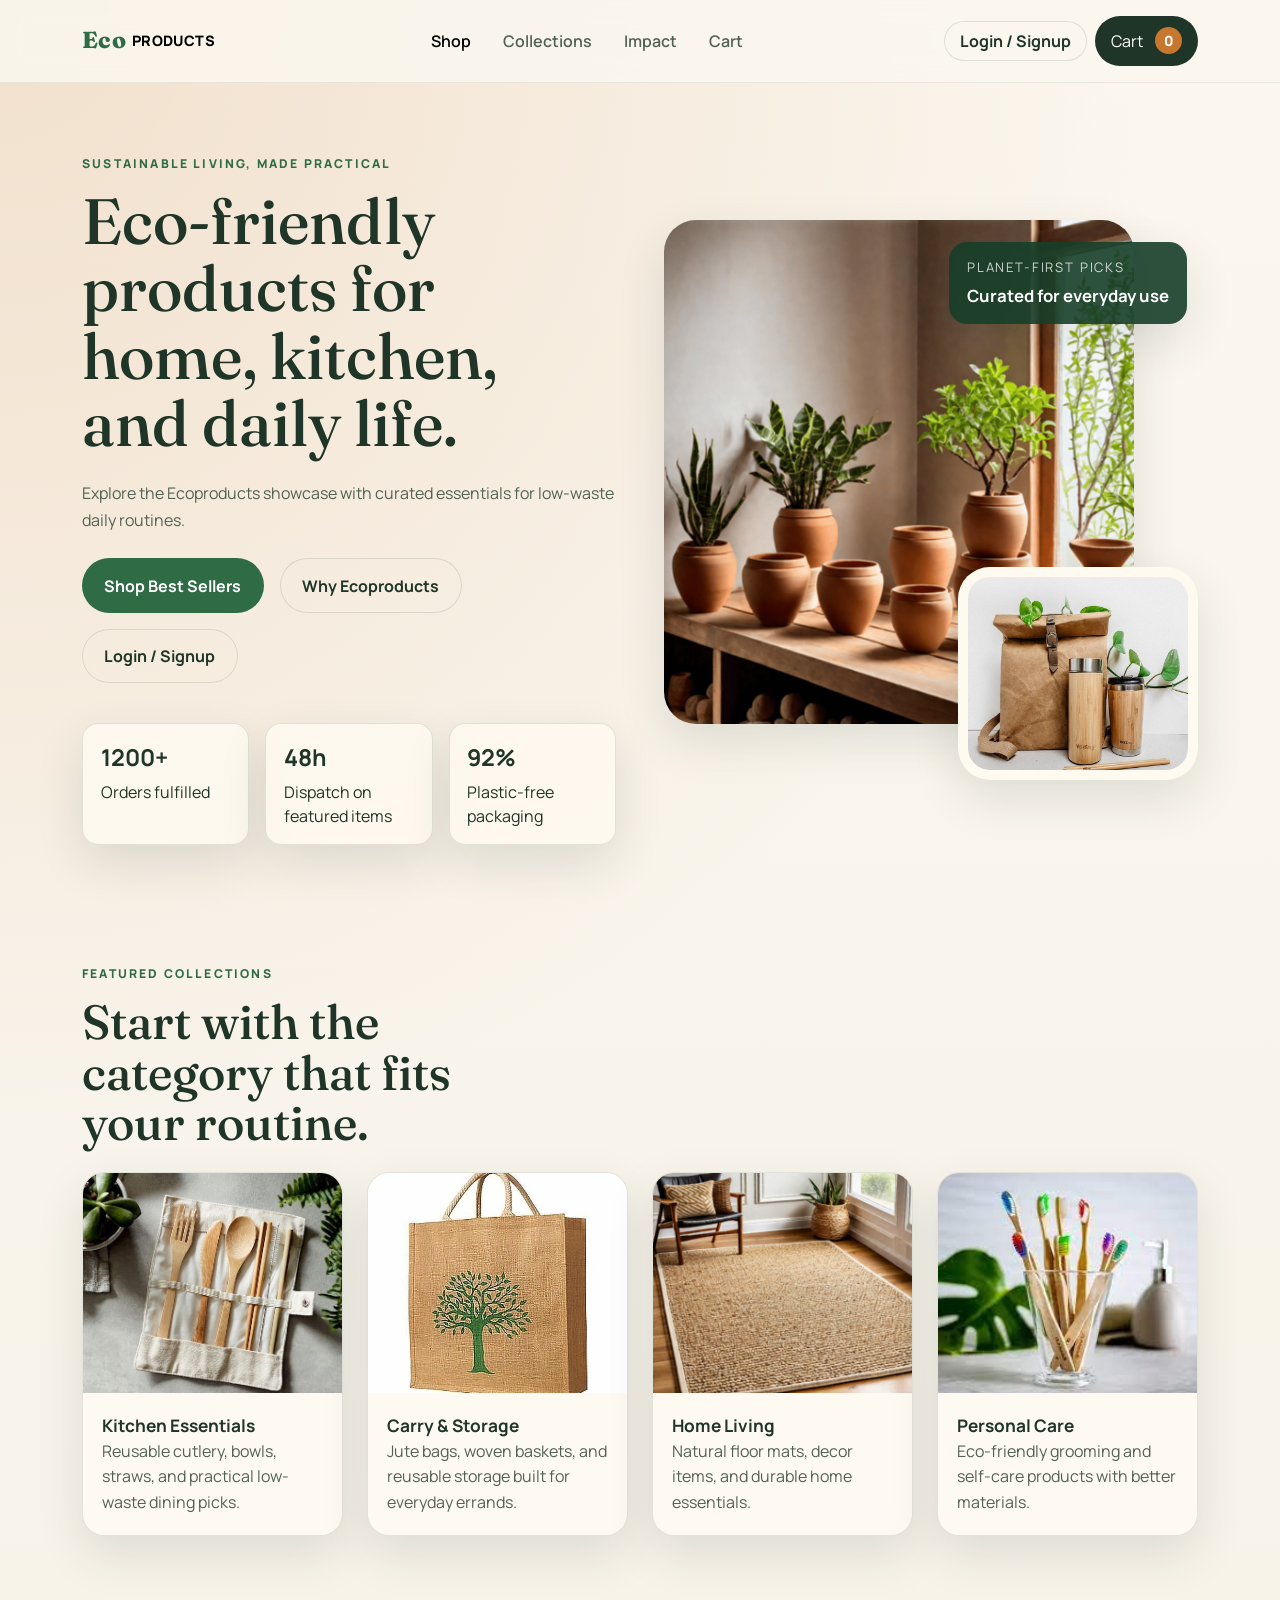
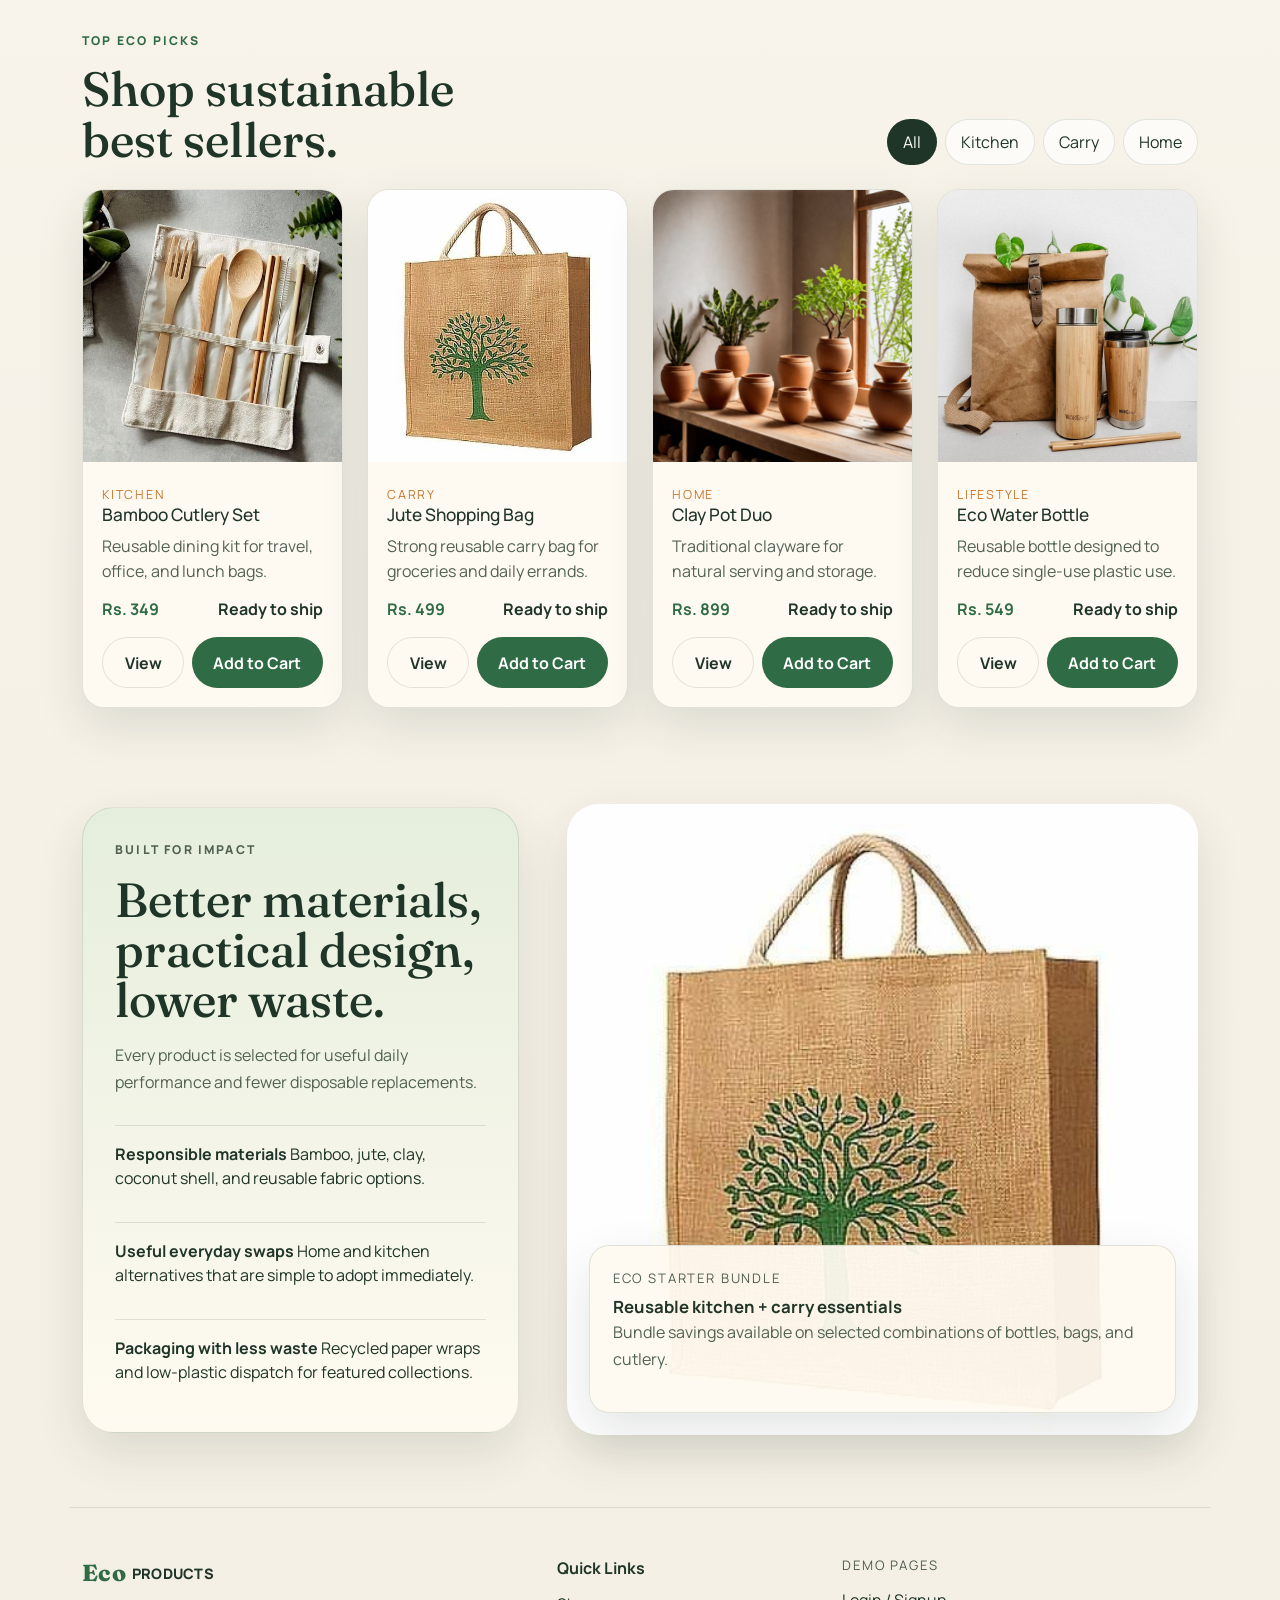
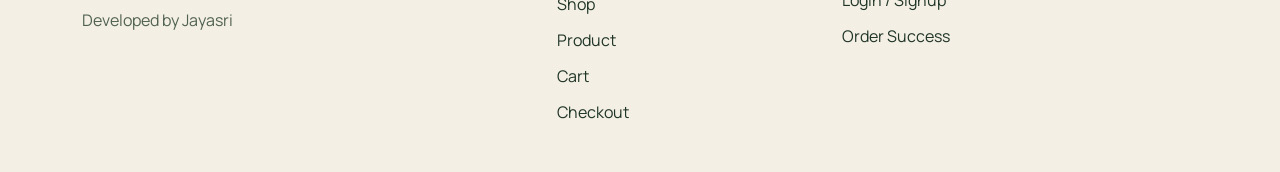
<file: index.html>
<!DOCTYPE html>
<html lang="en">
<head>
    <meta charset="UTF-8">
    <meta name="viewport" content="width=device-width, initial-scale=1.0">
    <title>Ecoproducts Static Demo</title>
    <link rel="preconnect" href="https://fonts.googleapis.com">
    <link rel="preconnect" href="https://fonts.gstatic.com" crossorigin>
    <link href="https://fonts.googleapis.com/css2?family=Fraunces:wght@500;600;700&family=Manrope:wght@400;500;600;700;800&display=swap" rel="stylesheet">
    <link href="https://cdn.jsdelivr.net/npm/bootstrap@5.3.3/dist/css/bootstrap.min.css" rel="stylesheet">
    <link rel="stylesheet" href="styles.css">
</head>
<body>
    <header class="site-header sticky-top">
        <nav class="navbar navbar-expand-lg py-3">
            <div class="container">
                <a class="navbar-brand brand" href="index.html">
                    <span class="brand-mark">Eco</span><span class="brand-text">products</span>
                </a>
                <button class="navbar-toggler border-0 shadow-none" type="button" data-bs-toggle="collapse" data-bs-target="#mainNav">
                    <span class="navbar-toggler-icon"></span>
                </button>
                <div class="collapse navbar-collapse" id="mainNav">
                    <ul class="navbar-nav mx-auto mb-3 mb-lg-0 gap-lg-3">
                        <li class="nav-item"><a class="nav-link active" href="index.html#shop">Shop</a></li>
                        <li class="nav-item"><a class="nav-link" href="index.html#collections">Collections</a></li>
                        <li class="nav-item"><a class="nav-link" href="index.html#impact">Impact</a></li>
                        <li class="nav-item"><a class="nav-link" href="cart.html">Cart</a></li>
                    </ul>
                    <div class="d-flex align-items-center gap-2 flex-wrap">
                        <a class="button button-secondary py-2 px-3" href="auth.html">Login / Signup</a>
                        <a class="cart-button btn" href="cart.html">Cart <span class="cart-count" data-cart-count>0</span></a>
                    </div>
                </div>
            </div>
        </nav>
    </header>

    <main>
        <section class="hero py-5">
            <div class="container py-lg-4">
                <div class="row align-items-center g-5">
                    <div class="col-lg-6">
                        <p class="eyebrow">Sustainable living, made practical</p>
                        <h1>Eco-friendly products for home, kitchen, and daily life.</h1>
                        <p class="hero-text mt-4">Explore the Ecoproducts showcase with curated essentials for low-waste daily routines.</p>
                        <div class="d-flex flex-wrap gap-3 mt-4">
                            <a class="button button-primary" href="#shop">Shop Best Sellers</a>
                            <a class="button button-secondary" href="#impact">Why Ecoproducts</a>
                            <a class="button button-secondary" href="auth.html">Login / Signup</a>
                        </div>
                        <div class="row g-3 mt-4">
                            <div class="col-sm-4">
                                <div class="metric-card h-100">
                                    <strong>1200+</strong>
                                    <span>Orders fulfilled</span>
                                </div>
                            </div>
                            <div class="col-sm-4">
                                <div class="metric-card h-100">
                                    <strong>48h</strong>
                                    <span>Dispatch on featured items</span>
                                </div>
                            </div>
                            <div class="col-sm-4">
                                <div class="metric-card h-100">
                                    <strong>92%</strong>
                                    <span>Plastic-free packaging</span>
                                </div>
                            </div>
                        </div>
                    </div>
                    <div class="col-lg-6">
                        <div class="hero-visual">
                            <div class="hero-card hero-card-main">
                                <img src="img/claypot1.png" alt="Sustainable clay pot set">
                            </div>
                            <div class="hero-card hero-card-accent">
                                <img src="img/waterbottle.jpg" alt="Reusable eco-friendly water bottle">
                            </div>
                            <div class="hero-badge">
                                <span>Planet-first picks</span>
                                <strong>Curated for everyday use</strong>
                            </div>
                        </div>
                    </div>
                </div>
            </div>
        </section>

        <section class="category-strip py-5" id="collections">
            <div class="container">
                <div class="section-heading mb-4">
                    <p class="eyebrow">Featured collections</p>
                    <h2>Start with the category that fits your routine.</h2>
                </div>
                <div class="row g-4">
                    <div class="col-sm-6 col-lg-3">
                        <article class="category-card">
                            <img src="img/cutlery.jpg" alt="Kitchen Essentials">
                            <div class="category-copy">
                                <strong>Kitchen Essentials</strong>
                                <p>Reusable cutlery, bowls, straws, and practical low-waste dining picks.</p>
                            </div>
                        </article>
                    </div>
                    <div class="col-sm-6 col-lg-3">
                        <article class="category-card">
                            <img src="img/jute-shopping-bag.jpg" alt="Carry & Storage">
                            <div class="category-copy">
                                <strong>Carry & Storage</strong>
                                <p>Jute bags, woven baskets, and reusable storage built for everyday errands.</p>
                            </div>
                        </article>
                    </div>
                    <div class="col-sm-6 col-lg-3">
                        <article class="category-card">
                            <img src="img/floormate2.jpg" alt="Home Living">
                            <div class="category-copy">
                                <strong>Home Living</strong>
                                <p>Natural floor mats, decor items, and durable home essentials.</p>
                            </div>
                        </article>
                    </div>
                    <div class="col-sm-6 col-lg-3">
                        <article class="category-card">
                            <img src="img/manybrush.jpg" alt="Personal Care">
                            <div class="category-copy">
                                <strong>Personal Care</strong>
                                <p>Eco-friendly grooming and self-care products with better materials.</p>
                            </div>
                        </article>
                    </div>
                </div>
            </div>
        </section>

        <section class="shop-section py-5" id="shop">
            <div class="container">
                <div class="d-lg-flex justify-content-between align-items-end gap-3 mb-4">
                    <div class="section-heading mb-0">
                        <p class="eyebrow">Top eco picks</p>
                        <h2>Shop sustainable best sellers.</h2>
                    </div>
                    <div class="filters d-flex flex-wrap gap-2 mt-3 mt-lg-0">
                        <span class="filter-button is-active">All</span>
                        <span class="filter-button">Kitchen</span>
                        <span class="filter-button">Carry</span>
                        <span class="filter-button">Home</span>
                    </div>
                </div>
                <div class="row g-4">
                    <div class="col-sm-6 col-xl-3">
                        <article class="product-card">
                            <a href="product.html"><img src="img/cutlery.jpg" alt="Bamboo Cutlery Set"></a>
                            <div class="product-info">
                                <span class="product-tag">Kitchen</span>
                                <h3><a href="product.html">Bamboo Cutlery Set</a></h3>
                                <p>Reusable dining kit for travel, office, and lunch bags.</p>
                                <div class="product-meta">
                                    <span class="product-price">Rs. 349</span>
                                    <span>Ready to ship</span>
                                </div>
                                <div class="d-flex gap-2">
                                    <a class="button button-secondary flex-fill py-2" href="product.html">View</a>
                                    <button class="flex-fill" data-add-to-cart="1">Add to Cart</button>
                                </div>
                            </div>
                        </article>
                    </div>
                    <div class="col-sm-6 col-xl-3">
                        <article class="product-card">
                            <a href="product.html"><img src="img/jute-shopping-bag.jpg" alt="Jute Shopping Bag"></a>
                            <div class="product-info">
                                <span class="product-tag">Carry</span>
                                <h3><a href="product.html">Jute Shopping Bag</a></h3>
                                <p>Strong reusable carry bag for groceries and daily errands.</p>
                                <div class="product-meta">
                                    <span class="product-price">Rs. 499</span>
                                    <span>Ready to ship</span>
                                </div>
                                <div class="d-flex gap-2">
                                    <a class="button button-secondary flex-fill py-2" href="product.html">View</a>
                                    <button class="flex-fill" data-add-to-cart="2">Add to Cart</button>
                                </div>
                            </div>
                        </article>
                    </div>
                    <div class="col-sm-6 col-xl-3">
                        <article class="product-card">
                            <a href="product.html"><img src="img/claypot1.png" alt="Clay Pot Duo"></a>
                            <div class="product-info">
                                <span class="product-tag">Home</span>
                                <h3><a href="product.html">Clay Pot Duo</a></h3>
                                <p>Traditional clayware for natural serving and storage.</p>
                                <div class="product-meta">
                                    <span class="product-price">Rs. 899</span>
                                    <span>Ready to ship</span>
                                </div>
                                <div class="d-flex gap-2">
                                    <a class="button button-secondary flex-fill py-2" href="product.html">View</a>
                                    <button class="flex-fill" data-add-to-cart="3">Add to Cart</button>
                                </div>
                            </div>
                        </article>
                    </div>
                    <div class="col-sm-6 col-xl-3">
                        <article class="product-card">
                            <a href="product.html"><img src="img/waterbottle.jpg" alt="Eco Water Bottle"></a>
                            <div class="product-info">
                                <span class="product-tag">Lifestyle</span>
                                <h3><a href="product.html">Eco Water Bottle</a></h3>
                                <p>Reusable bottle designed to reduce single-use plastic use.</p>
                                <div class="product-meta">
                                    <span class="product-price">Rs. 549</span>
                                    <span>Ready to ship</span>
                                </div>
                                <div class="d-flex gap-2">
                                    <a class="button button-secondary flex-fill py-2" href="product.html">View</a>
                                    <button class="flex-fill" data-add-to-cart="6">Add to Cart</button>
                                </div>
                            </div>
                        </article>
                    </div>
                </div>
            </div>
        </section>

        <section class="story-section py-5" id="impact">
            <div class="container">
                <div class="row align-items-center g-4 g-lg-5">
                    <div class="col-lg-5">
                        <div class="story-panel">
                            <p class="eyebrow">Built for impact</p>
                            <h2>Better materials, practical design, lower waste.</h2>
                            <p class="mt-3">Every product is selected for useful daily performance and fewer disposable replacements.</p>
                            <div class="impact-list">
                                <article>
                                    <strong>Responsible materials</strong>
                                    <span>Bamboo, jute, clay, coconut shell, and reusable fabric options.</span>
                                </article>
                                <article>
                                    <strong>Useful everyday swaps</strong>
                                    <span>Home and kitchen alternatives that are simple to adopt immediately.</span>
                                </article>
                                <article>
                                    <strong>Packaging with less waste</strong>
                                    <span>Recycled paper wraps and low-plastic dispatch for featured collections.</span>
                                </article>
                            </div>
                        </div>
                    </div>
                    <div class="col-lg-7">
                        <div class="story-highlight">
                            <img src="img/jute-shopping-bag.jpg" alt="Reusable jute shopping bag">
                            <div class="story-highlight-card">
                                <span>Eco Starter Bundle</span>
                                <strong>Reusable kitchen + carry essentials</strong>
                                <p>Bundle savings available on selected combinations of bottles, bags, and cutlery.</p>
                            </div>
                        </div>
                    </div>
                </div>
            </div>
        </section>
    </main>

    <footer class="site-footer py-5">
        <div class="container">
            <div class="row g-4 pt-4 footer-grid">
                <div class="col-lg-5">
                    <a class="brand" href="index.html">
                        <span class="brand-mark">Eco</span><span class="brand-text">products</span>
                    </a>
                    <p class="footer-copy mt-3 mb-0">Developed by Jayasri</p>
                </div>
                <div class="col-sm-6 col-lg-3">
                    <div class="footer-links">
                        <strong>Quick Links</strong>
                        <a href="index.html#shop">Shop</a>
                        <a href="product.html">Product</a>
                        <a href="cart.html">Cart</a>
                        <a href="checkout.html">Checkout</a>
                    </div>
                </div>
                <div class="col-sm-6 col-lg-4">
                    <div class="footer-note">
                        <span>Demo Pages</span>
                        <a href="auth.html">Login / Signup</a>
                        <a href="success.html">Order Success</a>
                    </div>
                </div>
            </div>
        </div>
    </footer>

    <script src="https://cdn.jsdelivr.net/npm/bootstrap@5.3.3/dist/js/bootstrap.bundle.min.js"></script>
    <script src="data.js"></script>
    <script src="app.js"></script>
</body>
</html>
</file>
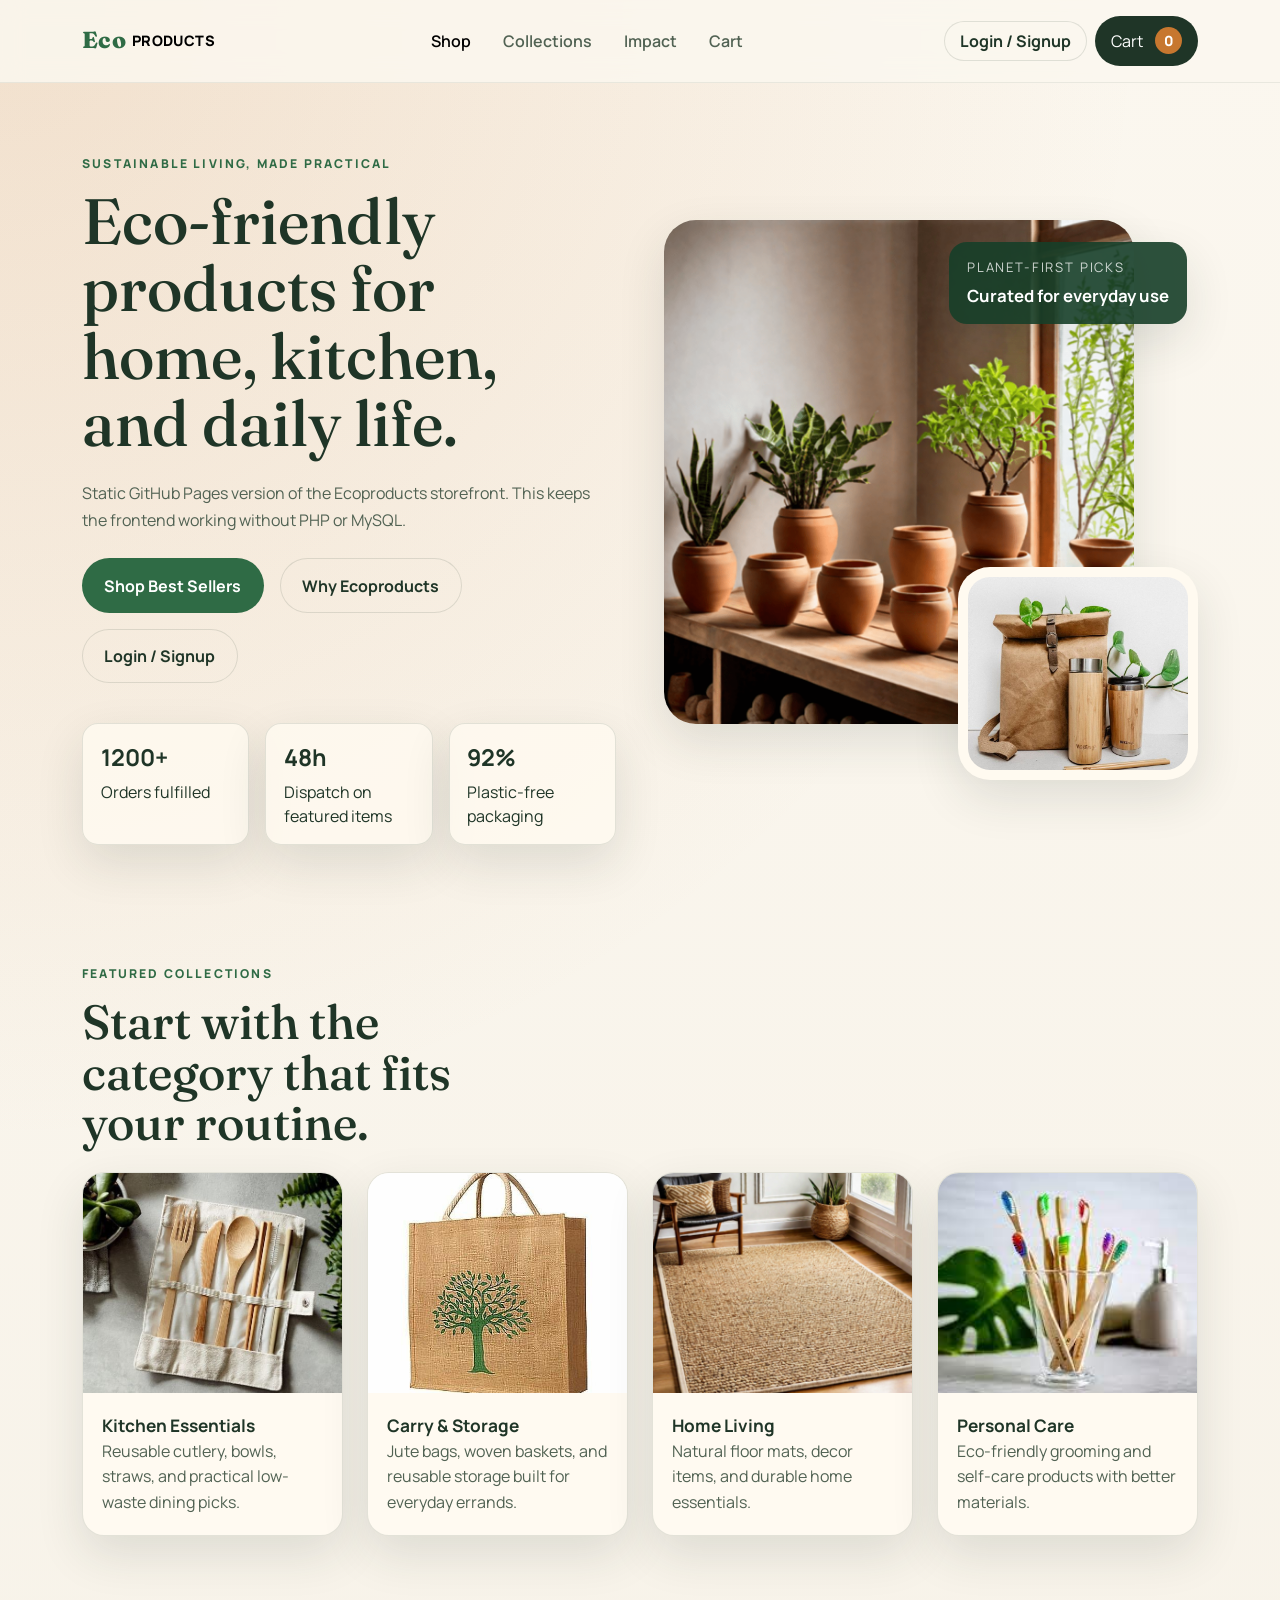
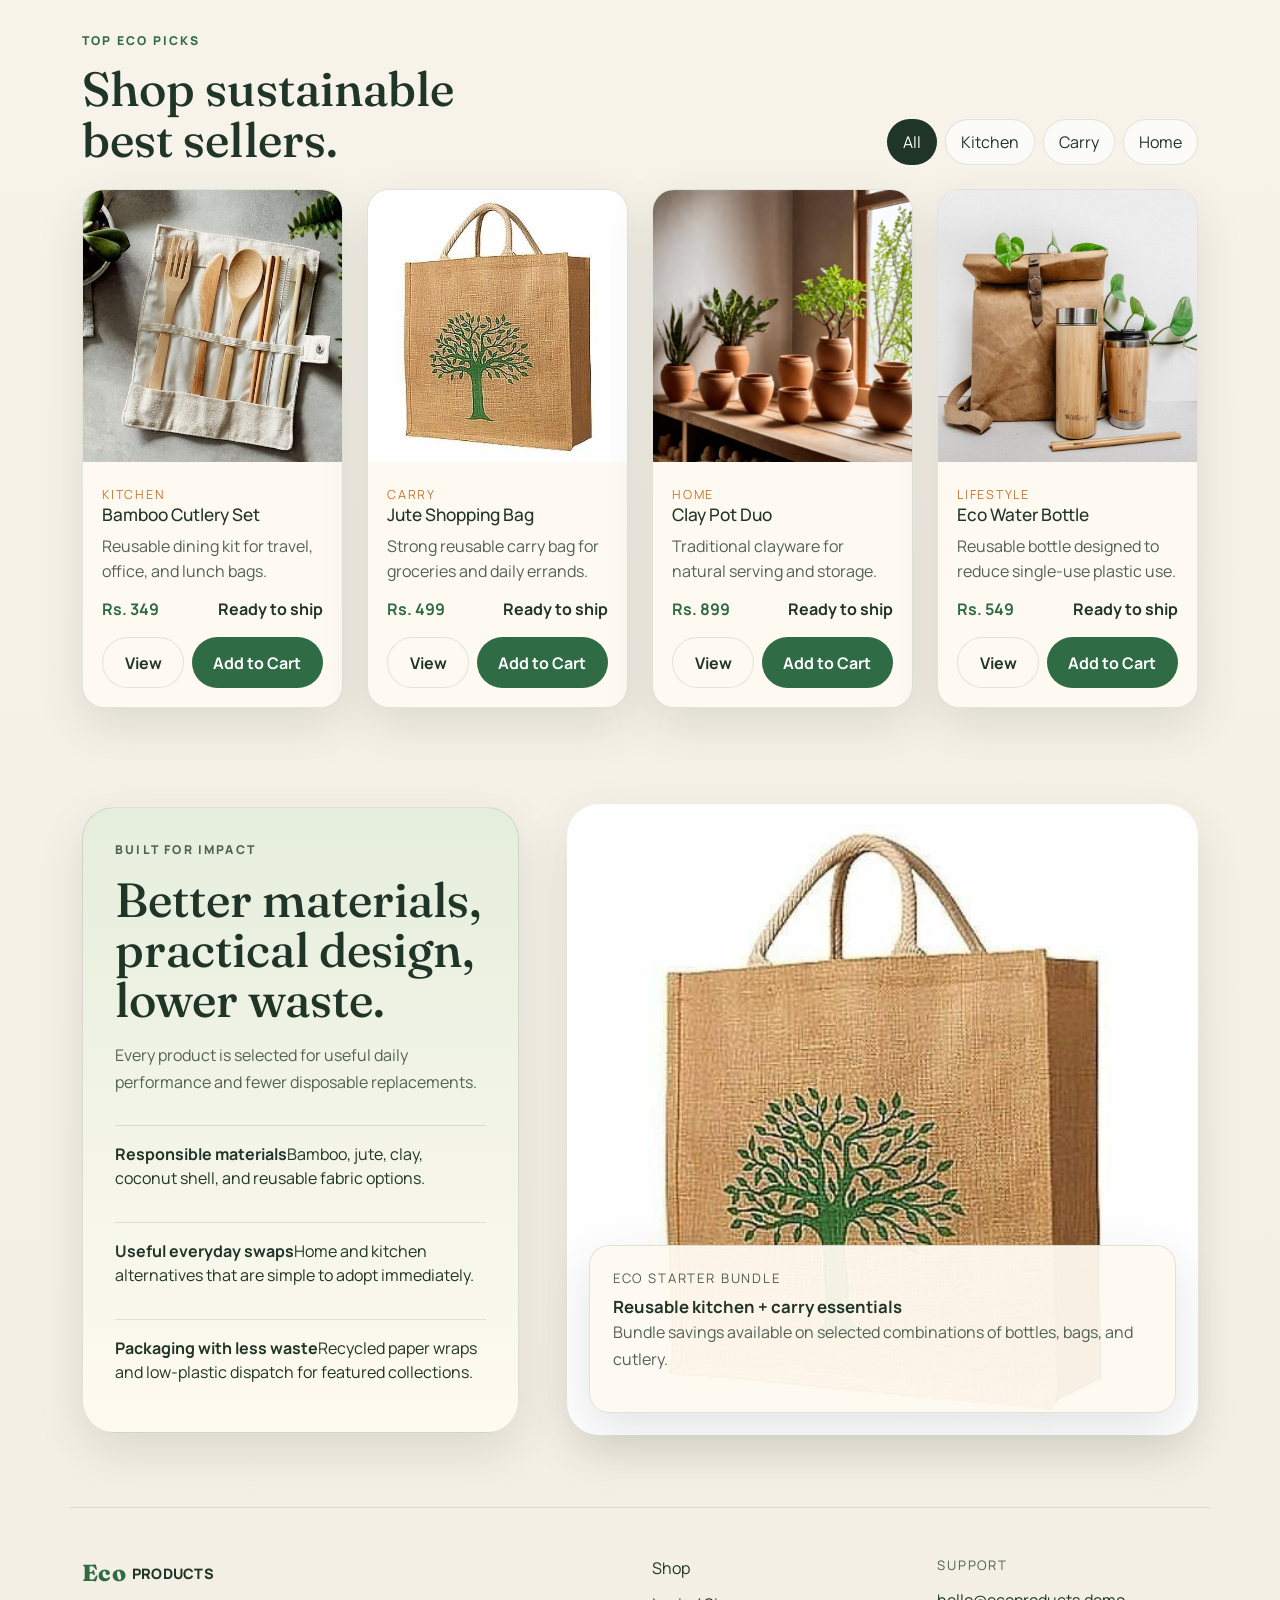
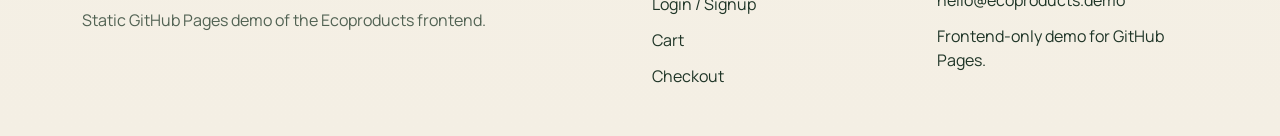
<file: static-demo/index.html>
<!DOCTYPE html><html lang="en"><head><meta charset="UTF-8"><meta name="viewport" content="width=device-width, initial-scale=1.0"><title>Ecoproducts Static Demo</title><link rel="preconnect" href="https://fonts.googleapis.com"><link rel="preconnect" href="https://fonts.gstatic.com" crossorigin><link href="https://fonts.googleapis.com/css2?family=Fraunces:wght@500;600;700&family=Manrope:wght@400;500;600;700;800&display=swap" rel="stylesheet"><link href="https://cdn.jsdelivr.net/npm/bootstrap@5.3.3/dist/css/bootstrap.min.css" rel="stylesheet"><link rel="stylesheet" href="styles.css"></head><body><header class="site-header sticky-top"><nav class="navbar navbar-expand-lg py-3"><div class="container"><a class="navbar-brand brand" href="index.html"><span class="brand-mark">Eco</span><span class="brand-text">products</span></a><button class="navbar-toggler border-0 shadow-none" type="button" data-bs-toggle="collapse" data-bs-target="#mainNav"><span class="navbar-toggler-icon"></span></button><div class="collapse navbar-collapse" id="mainNav"><ul class="navbar-nav mx-auto mb-3 mb-lg-0 gap-lg-3"><li class="nav-item"><a class="nav-link active" href="index.html#shop">Shop</a></li><li class="nav-item"><a class="nav-link" href="index.html#collections">Collections</a></li><li class="nav-item"><a class="nav-link" href="index.html#impact">Impact</a></li><li class="nav-item"><a class="nav-link" href="cart.html">Cart</a></li></ul><div class="d-flex align-items-center gap-2 flex-wrap"><a class="button button-secondary py-2 px-3" href="auth.html">Login / Signup</a><a class="cart-button btn" href="cart.html">Cart <span class="cart-count" data-cart-count>0</span></a></div></div></div></nav></header><main><section class="hero py-5"><div class="container py-lg-4"><div class="row align-items-center g-5"><div class="col-lg-6"><p class="eyebrow">Sustainable living, made practical</p><h1>Eco-friendly products for home, kitchen, and daily life.</h1><p class="hero-text mt-4">Static GitHub Pages version of the Ecoproducts storefront. This keeps the frontend working without PHP or MySQL.</p><div class="d-flex flex-wrap gap-3 mt-4"><a class="button button-primary" href="#shop">Shop Best Sellers</a><a class="button button-secondary" href="#impact">Why Ecoproducts</a><a class="button button-secondary" href="auth.html">Login / Signup</a></div><div class="row g-3 mt-4"><div class="col-sm-4"><div class="metric-card h-100"><strong>1200+</strong><span>Orders fulfilled</span></div></div><div class="col-sm-4"><div class="metric-card h-100"><strong>48h</strong><span>Dispatch on featured items</span></div></div><div class="col-sm-4"><div class="metric-card h-100"><strong>92%</strong><span>Plastic-free packaging</span></div></div></div></div><div class="col-lg-6"><div class="hero-visual"><div class="hero-card hero-card-main"><img src="../img/claypot1.png" alt="Sustainable clay pot set"></div><div class="hero-card hero-card-accent"><img src="../img/waterbottle.jpg" alt="Reusable eco-friendly water bottle"></div><div class="hero-badge"><span>Planet-first picks</span><strong>Curated for everyday use</strong></div></div></div></div></div></section><section class="category-strip py-5" id="collections"><div class="container"><div class="section-heading mb-4"><p class="eyebrow">Featured collections</p><h2>Start with the category that fits your routine.</h2></div><div class="row g-4"><div class="col-sm-6 col-lg-3"><article class="category-card"><img src="../img/cutlery.jpg" alt="Kitchen Essentials"><div class="category-copy"><strong>Kitchen Essentials</strong><p>Reusable cutlery, bowls, straws, and practical low-waste dining picks.</p></div></article></div><div class="col-sm-6 col-lg-3"><article class="category-card"><img src="../img/jute-shopping-bag.jpg" alt="Carry & Storage"><div class="category-copy"><strong>Carry & Storage</strong><p>Jute bags, woven baskets, and reusable storage built for everyday errands.</p></div></article></div><div class="col-sm-6 col-lg-3"><article class="category-card"><img src="../img/floormate2.jpg" alt="Home Living"><div class="category-copy"><strong>Home Living</strong><p>Natural floor mats, decor items, and durable home essentials.</p></div></article></div><div class="col-sm-6 col-lg-3"><article class="category-card"><img src="../img/manybrush.jpg" alt="Personal Care"><div class="category-copy"><strong>Personal Care</strong><p>Eco-friendly grooming and self-care products with better materials.</p></div></article></div></div></div></section><section class="shop-section py-5" id="shop"><div class="container"><div class="d-lg-flex justify-content-between align-items-end gap-3 mb-4"><div class="section-heading mb-0"><p class="eyebrow">Top eco picks</p><h2>Shop sustainable best sellers.</h2></div><div class="filters d-flex flex-wrap gap-2 mt-3 mt-lg-0"><span class="filter-button is-active">All</span><span class="filter-button">Kitchen</span><span class="filter-button">Carry</span><span class="filter-button">Home</span></div></div><div class="row g-4"><div class="col-sm-6 col-xl-3"><article class="product-card"><a href="product.html"><img src="../img/cutlery.jpg" alt="Bamboo Cutlery Set"></a><div class="product-info"><span class="product-tag">Kitchen</span><h3><a href="product.html">Bamboo Cutlery Set</a></h3><p>Reusable dining kit for travel, office, and lunch bags.</p><div class="product-meta"><span class="product-price">Rs. 349</span><span>Ready to ship</span></div><div class="d-flex gap-2"><a class="button button-secondary flex-fill py-2" href="product.html">View</a><button class="flex-fill" data-add-to-cart="1">Add to Cart</button></div></div></article></div><div class="col-sm-6 col-xl-3"><article class="product-card"><a href="product.html"><img src="../img/jute-shopping-bag.jpg" alt="Jute Shopping Bag"></a><div class="product-info"><span class="product-tag">Carry</span><h3><a href="product.html">Jute Shopping Bag</a></h3><p>Strong reusable carry bag for groceries and daily errands.</p><div class="product-meta"><span class="product-price">Rs. 499</span><span>Ready to ship</span></div><div class="d-flex gap-2"><a class="button button-secondary flex-fill py-2" href="product.html">View</a><button class="flex-fill" data-add-to-cart="2">Add to Cart</button></div></div></article></div><div class="col-sm-6 col-xl-3"><article class="product-card"><a href="product.html"><img src="../img/claypot1.png" alt="Clay Pot Duo"></a><div class="product-info"><span class="product-tag">Home</span><h3><a href="product.html">Clay Pot Duo</a></h3><p>Traditional clayware for natural serving and storage.</p><div class="product-meta"><span class="product-price">Rs. 899</span><span>Ready to ship</span></div><div class="d-flex gap-2"><a class="button button-secondary flex-fill py-2" href="product.html">View</a><button class="flex-fill" data-add-to-cart="3">Add to Cart</button></div></div></article></div><div class="col-sm-6 col-xl-3"><article class="product-card"><a href="product.html"><img src="../img/waterbottle.jpg" alt="Eco Water Bottle"></a><div class="product-info"><span class="product-tag">Lifestyle</span><h3><a href="product.html">Eco Water Bottle</a></h3><p>Reusable bottle designed to reduce single-use plastic use.</p><div class="product-meta"><span class="product-price">Rs. 549</span><span>Ready to ship</span></div><div class="d-flex gap-2"><a class="button button-secondary flex-fill py-2" href="product.html">View</a><button class="flex-fill" data-add-to-cart="6">Add to Cart</button></div></div></article></div></div></div></section><section class="story-section py-5" id="impact"><div class="container"><div class="row align-items-center g-4 g-lg-5"><div class="col-lg-5"><div class="story-panel"><p class="eyebrow">Built for impact</p><h2>Better materials, practical design, lower waste.</h2><p class="mt-3">Every product is selected for useful daily performance and fewer disposable replacements.</p><div class="impact-list"><article><strong>Responsible materials</strong><span>Bamboo, jute, clay, coconut shell, and reusable fabric options.</span></article><article><strong>Useful everyday swaps</strong><span>Home and kitchen alternatives that are simple to adopt immediately.</span></article><article><strong>Packaging with less waste</strong><span>Recycled paper wraps and low-plastic dispatch for featured collections.</span></article></div></div></div><div class="col-lg-7"><div class="story-highlight"><img src="../img/jute-shopping-bag.jpg" alt="Reusable jute shopping bag"><div class="story-highlight-card"><span>Eco Starter Bundle</span><strong>Reusable kitchen + carry essentials</strong><p>Bundle savings available on selected combinations of bottles, bags, and cutlery.</p></div></div></div></div></div></section></main><footer class="site-footer py-5"><div class="container"><div class="row g-4 pt-4 footer-grid"><div class="col-lg-6"><a class="brand brand-footer" href="index.html"><span class="brand-mark">Eco</span><span class="brand-text">products</span></a><p class="footer-copy mt-3 mb-0">Static GitHub Pages demo of the Ecoproducts frontend.</p></div><div class="col-sm-6 col-lg-3"><div class="footer-links"><a href="index.html#shop">Shop</a><a href="auth.html">Login / Signup</a><a href="cart.html">Cart</a><a href="checkout.html">Checkout</a></div></div><div class="col-sm-6 col-lg-3"><div class="footer-note"><span>Support</span><a href="#">hello@ecoproducts.demo</a><p class="mb-0">Frontend-only demo for GitHub Pages.</p></div></div></div></div></footer><script src="https://cdn.jsdelivr.net/npm/bootstrap@5.3.3/dist/js/bootstrap.bundle.min.js"></script><script src="data.js"></script><script src="app.js"></script></body></html>
</file>
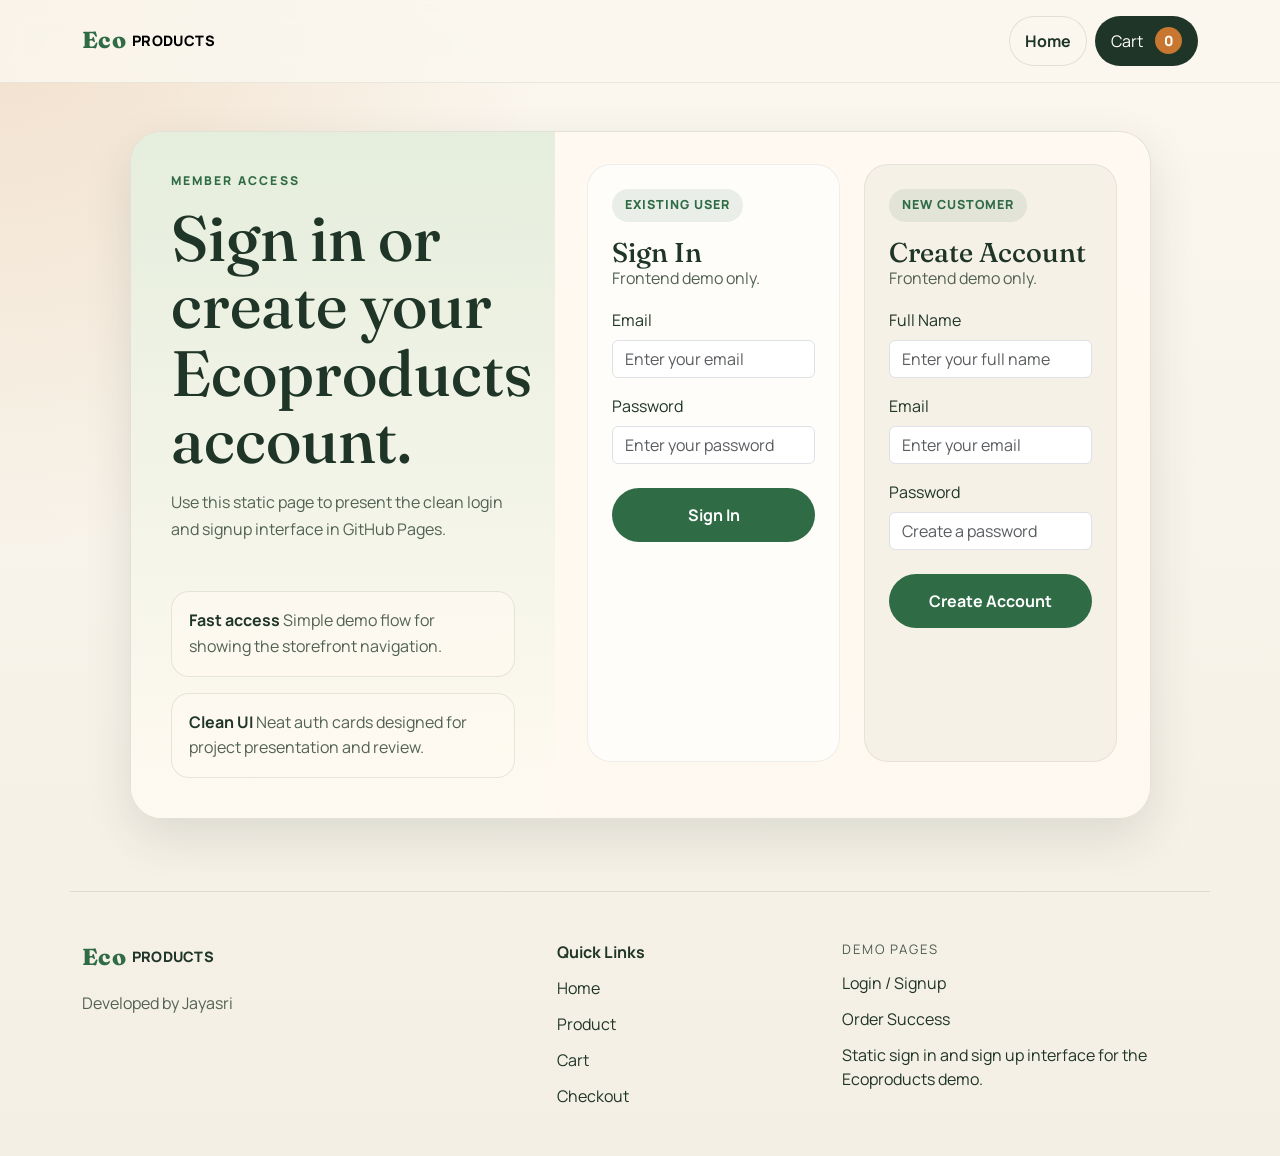
<file: auth.html>
<!DOCTYPE html>
<html lang="en">
<head>
    <meta charset="UTF-8">
    <meta name="viewport" content="width=device-width, initial-scale=1.0">
    <title>Auth Demo</title>
    <link rel="preconnect" href="https://fonts.googleapis.com">
    <link rel="preconnect" href="https://fonts.gstatic.com" crossorigin>
    <link href="https://fonts.googleapis.com/css2?family=Fraunces:wght@500;600;700&family=Manrope:wght@400;500;600;700;800&display=swap" rel="stylesheet">
    <link href="https://cdn.jsdelivr.net/npm/bootstrap@5.3.3/dist/css/bootstrap.min.css" rel="stylesheet">
    <link rel="stylesheet" href="styles.css">
</head>
<body>
    <header class="site-header sticky-top">
        <nav class="navbar navbar-expand-lg py-3">
            <div class="container">
                <a class="navbar-brand brand" href="index.html">
                    <span class="brand-mark">Eco</span><span class="brand-text">products</span>
                </a>
                <div class="d-flex gap-2">
                    <a class="button button-secondary py-2 px-3" href="index.html">Home</a>
                    <a class="cart-button btn" href="cart.html">Cart <span class="cart-count" data-cart-count>0</span></a>
                </div>
            </div>
        </nav>
    </header>

    <section class="py-5">
        <div class="container">
            <div class="row justify-content-center">
                <div class="col-xl-11">
                    <div class="auth-shell">
                        <div class="row g-0">
                            <div class="col-lg-5 auth-panel">
                                <div class="auth-panel-inner">
                                    <p class="eyebrow">Member access</p>
                                    <h1>Sign in or create your Ecoproducts account.</h1>
                                    <p class="hero-text mt-3">Use this static page to present the clean login and signup interface in GitHub Pages.</p>
                                    <div class="auth-stat-list">
                                        <div class="auth-stat-card">
                                            <strong>Fast access</strong>
                                            <span>Simple demo flow for showing the storefront navigation.</span>
                                        </div>
                                        <div class="auth-stat-card">
                                            <strong>Clean UI</strong>
                                            <span>Neat auth cards designed for project presentation and review.</span>
                                        </div>
                                    </div>
                                </div>
                            </div>
                            <div class="col-lg-7">
                                <div class="auth-forms-wrap">
                                    <div class="row g-4 h-100">
                                        <div class="col-md-6">
                                            <div class="auth-form-card h-100">
                                                <div class="auth-card-top">
                                                    <span class="auth-badge">Existing user</span>
                                                    <h2 class="auth-title">Sign In</h2>
                                                    <p>Frontend demo only.</p>
                                                </div>
                                                <form class="auth-form">
                                                    <label class="form-label">Email</label>
                                                    <input class="form-control" type="email" placeholder="Enter your email">
                                                    <label class="form-label mt-3">Password</label>
                                                    <input class="form-control" type="password" placeholder="Enter your password">
                                                    <a class="button button-primary w-100 mt-4" href="index.html">Sign In</a>
                                                </form>
                                            </div>
                                        </div>
                                        <div class="col-md-6">
                                            <div class="auth-form-card auth-form-card-secondary h-100">
                                                <div class="auth-card-top">
                                                    <span class="auth-badge">New customer</span>
                                                    <h2 class="auth-title">Create Account</h2>
                                                    <p>Frontend demo only.</p>
                                                </div>
                                                <form class="auth-form">
                                                    <label class="form-label">Full Name</label>
                                                    <input class="form-control" type="text" placeholder="Enter your full name">
                                                    <label class="form-label mt-3">Email</label>
                                                    <input class="form-control" type="email" placeholder="Enter your email">
                                                    <label class="form-label mt-3">Password</label>
                                                    <input class="form-control" type="password" placeholder="Create a password">
                                                    <a class="button button-primary w-100 mt-4" href="index.html">Create Account</a>
                                                </form>
                                            </div>
                                        </div>
                                    </div>
                                </div>
                            </div>
                        </div>
                    </div>
                </div>
            </div>
        </div>
    </section>

    <footer class="site-footer py-5">
        <div class="container">
            <div class="row g-4 pt-4 footer-grid">
                <div class="col-lg-5">
                    <a class="brand" href="index.html">
                        <span class="brand-mark">Eco</span><span class="brand-text">products</span>
                    </a>
                    <p class="footer-copy mt-3 mb-0">Developed by Jayasri</p>
                </div>
                <div class="col-sm-6 col-lg-3">
                    <div class="footer-links">
                        <strong>Quick Links</strong>
                        <a href="index.html">Home</a>
                        <a href="product.html">Product</a>
                        <a href="cart.html">Cart</a>
                        <a href="checkout.html">Checkout</a>
                    </div>
                </div>
                <div class="col-sm-6 col-lg-4">
                    <div class="footer-note">
                        <span>Demo Pages</span>
                        <a href="auth.html">Login / Signup</a>
                        <a href="success.html">Order Success</a>
                        <p class="mb-0">Static sign in and sign up interface for the Ecoproducts demo.</p>
                    </div>
                </div>
            </div>
        </div>
    </footer>

    <script src="data.js"></script>
    <script src="app.js"></script>
</body>
</html>
</file>
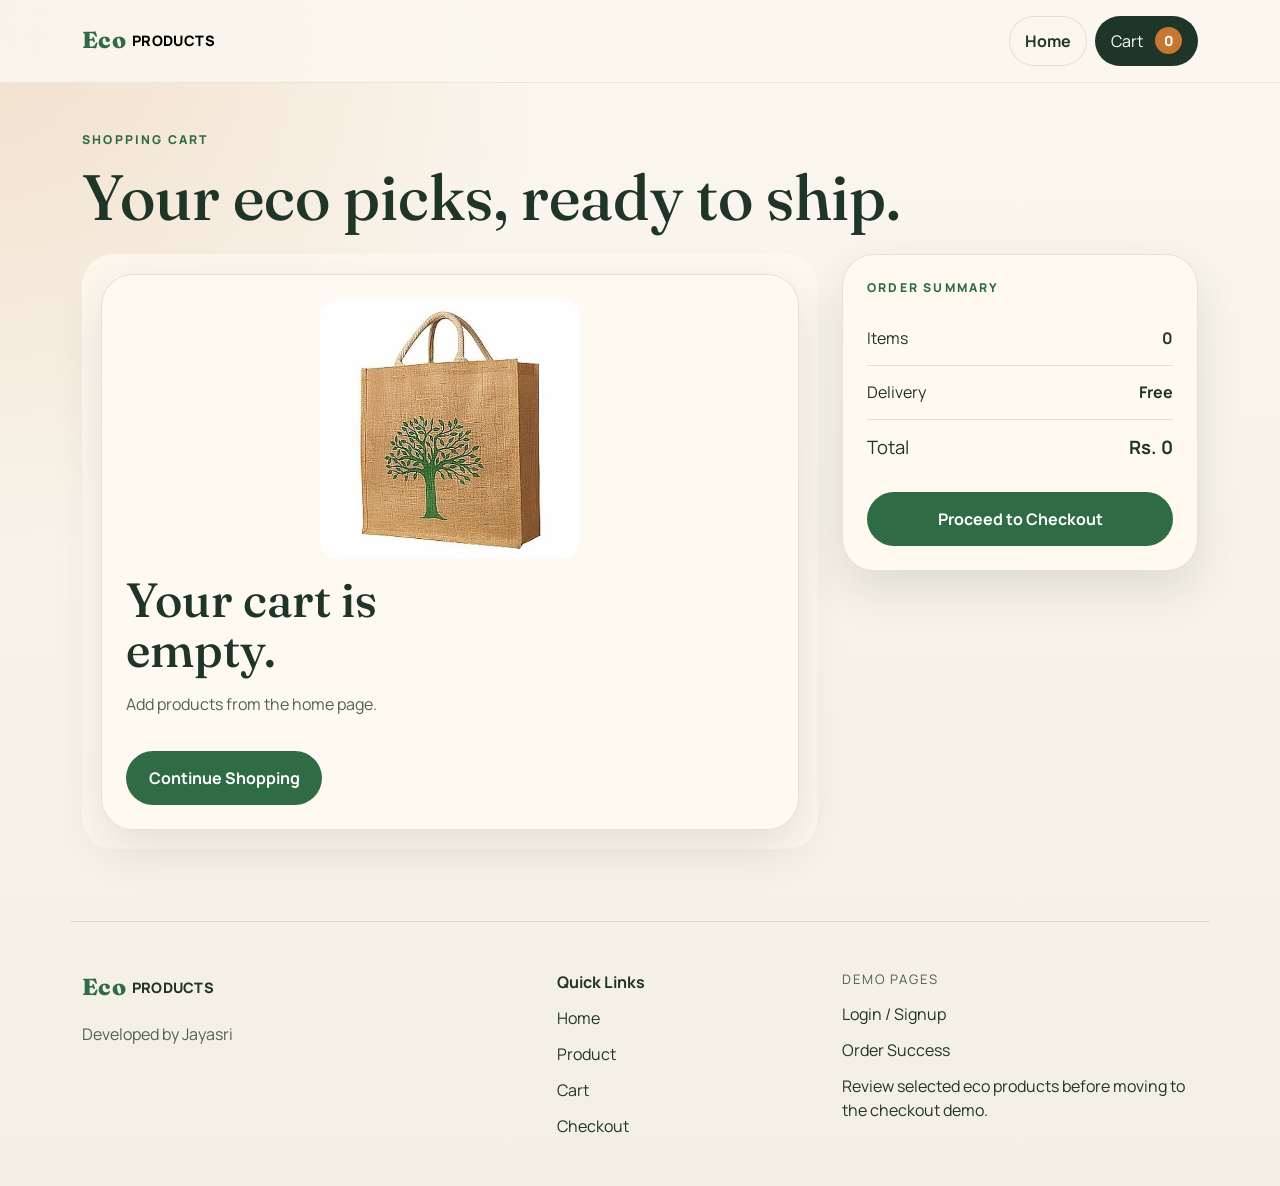
<file: cart.html>
<!DOCTYPE html>
<html lang="en">
<head>
    <meta charset="UTF-8">
    <meta name="viewport" content="width=device-width, initial-scale=1.0">
    <title>Cart Demo</title>
    <link rel="preconnect" href="https://fonts.googleapis.com">
    <link rel="preconnect" href="https://fonts.gstatic.com" crossorigin>
    <link href="https://fonts.googleapis.com/css2?family=Fraunces:wght@500;600;700&family=Manrope:wght@400;500;600;700;800&display=swap" rel="stylesheet">
    <link href="https://cdn.jsdelivr.net/npm/bootstrap@5.3.3/dist/css/bootstrap.min.css" rel="stylesheet">
    <link rel="stylesheet" href="styles.css">
</head>
<body>
    <header class="site-header sticky-top">
        <nav class="navbar navbar-expand-lg py-3">
            <div class="container">
                <a class="navbar-brand brand" href="index.html">
                    <span class="brand-mark">Eco</span><span class="brand-text">products</span>
                </a>
                <div class="d-flex gap-2">
                    <a class="button button-secondary py-2 px-3" href="index.html">Home</a>
                    <a class="cart-button btn" href="cart.html">Cart <span class="cart-count" data-cart-count>0</span></a>
                </div>
            </div>
        </nav>
    </header>

    <section class="py-5">
        <div class="container">
            <div class="section-heading mb-4">
                <p class="eyebrow">Shopping cart</p>
                <h1 class="cart-title">Your eco picks, ready to ship.</h1>
            </div>
            <div class="row g-4">
                <div class="col-lg-8">
                    <div id="demo-cart-items" class="cart-table"></div>
                </div>
                <div class="col-lg-4">
                    <aside class="summary-card">
                        <p class="eyebrow">Order summary</p>
                        <div class="summary-line"><span>Items</span><strong data-cart-count>0</strong></div>
                        <div class="summary-line"><span>Delivery</span><strong>Free</strong></div>
                        <div class="summary-line total"><span>Total</span><strong id="demo-cart-total">Rs. 0</strong></div>
                        <a class="button button-primary w-100 mt-3" href="checkout.html">Proceed to Checkout</a>
                    </aside>
                </div>
            </div>
        </div>
    </section>

    <footer class="site-footer py-5">
        <div class="container">
            <div class="row g-4 pt-4 footer-grid">
                <div class="col-lg-5">
                    <a class="brand" href="index.html">
                        <span class="brand-mark">Eco</span><span class="brand-text">products</span>
                    </a>
                    <p class="footer-copy mt-3 mb-0">Developed by Jayasri</p>
                </div>
                <div class="col-sm-6 col-lg-3">
                    <div class="footer-links">
                        <strong>Quick Links</strong>
                        <a href="index.html">Home</a>
                        <a href="product.html">Product</a>
                        <a href="cart.html">Cart</a>
                        <a href="checkout.html">Checkout</a>
                    </div>
                </div>
                <div class="col-sm-6 col-lg-4">
                    <div class="footer-note">
                        <span>Demo Pages</span>
                        <a href="auth.html">Login / Signup</a>
                        <a href="success.html">Order Success</a>
                        <p class="mb-0">Review selected eco products before moving to the checkout demo.</p>
                    </div>
                </div>
            </div>
        </div>
    </footer>

    <script src="data.js"></script>
    <script src="app.js"></script>
</body>
</html>
</file>
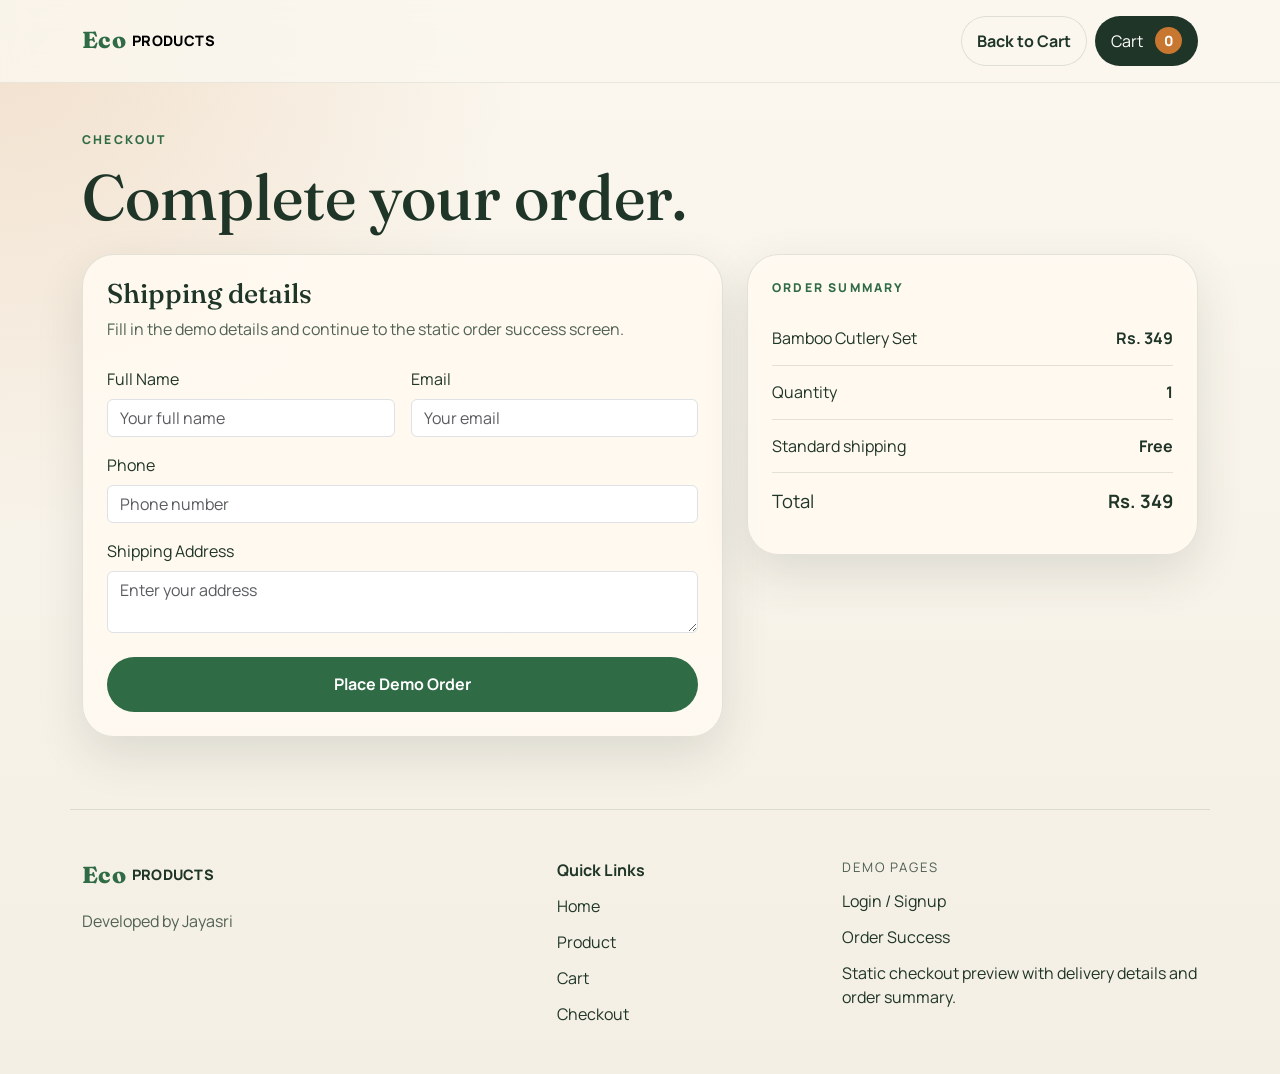
<file: checkout.html>
<!DOCTYPE html>
<html lang="en">
<head>
    <meta charset="UTF-8">
    <meta name="viewport" content="width=device-width, initial-scale=1.0">
    <title>Checkout Demo</title>
    <link rel="preconnect" href="https://fonts.googleapis.com">
    <link rel="preconnect" href="https://fonts.gstatic.com" crossorigin>
    <link href="https://fonts.googleapis.com/css2?family=Fraunces:wght@500;600;700&family=Manrope:wght@400;500;600;700;800&display=swap" rel="stylesheet">
    <link href="https://cdn.jsdelivr.net/npm/bootstrap@5.3.3/dist/css/bootstrap.min.css" rel="stylesheet">
    <link rel="stylesheet" href="styles.css">
</head>
<body>
    <header class="site-header sticky-top">
        <nav class="navbar navbar-expand-lg py-3">
            <div class="container">
                <a class="navbar-brand brand" href="index.html">
                    <span class="brand-mark">Eco</span><span class="brand-text">products</span>
                </a>
                <div class="d-flex gap-2">
                    <a class="button button-secondary py-2 px-3" href="cart.html">Back to Cart</a>
                    <a class="cart-button btn" href="cart.html">Cart <span class="cart-count" data-cart-count>0</span></a>
                </div>
            </div>
        </nav>
    </header>

    <section class="py-5">
        <div class="container">
            <div class="section-heading mb-4">
                <p class="eyebrow">Checkout</p>
                <h1 class="cart-title">Complete your order.</h1>
            </div>
            <div class="row g-4">
                <div class="col-lg-7">
                    <div class="checkout-card">
                        <h2 class="auth-title">Shipping details</h2>
                        <p class="hero-text mt-2">Fill in the demo details and continue to the static order success screen.</p>
                        <form class="checkout-form mt-4">
                            <div class="row g-3">
                                <div class="col-md-6">
                                    <label class="form-label">Full Name</label>
                                    <input class="form-control" type="text" placeholder="Your full name">
                                </div>
                                <div class="col-md-6">
                                    <label class="form-label">Email</label>
                                    <input class="form-control" type="email" placeholder="Your email">
                                </div>
                                <div class="col-12">
                                    <label class="form-label">Phone</label>
                                    <input class="form-control" type="text" placeholder="Phone number">
                                </div>
                                <div class="col-12">
                                    <label class="form-label">Shipping Address</label>
                                    <textarea class="form-control checkout-textarea" placeholder="Enter your address"></textarea>
                                </div>
                            </div>
                            <a class="button button-primary w-100 mt-4" href="success.html">Place Demo Order</a>
                        </form>
                    </div>
                </div>
                <div class="col-lg-5">
                    <aside class="summary-card">
                        <p class="eyebrow">Order summary</p>
                        <div class="summary-line">
                            <span>Bamboo Cutlery Set</span>
                            <strong>Rs. 349</strong>
                        </div>
                        <div class="summary-line">
                            <span>Quantity</span>
                            <strong>1</strong>
                        </div>
                        <div class="summary-line">
                            <span>Standard shipping</span>
                            <strong>Free</strong>
                        </div>
                        <div class="summary-line total">
                            <span>Total</span>
                            <strong>Rs. 349</strong>
                        </div>
                    </aside>
                </div>
            </div>
        </div>
    </section>

    <footer class="site-footer py-5">
        <div class="container">
            <div class="row g-4 pt-4 footer-grid">
                <div class="col-lg-5">
                    <a class="brand" href="index.html">
                        <span class="brand-mark">Eco</span><span class="brand-text">products</span>
                    </a>
                    <p class="footer-copy mt-3 mb-0">Developed by Jayasri</p>
                </div>
                <div class="col-sm-6 col-lg-3">
                    <div class="footer-links">
                        <strong>Quick Links</strong>
                        <a href="index.html">Home</a>
                        <a href="product.html">Product</a>
                        <a href="cart.html">Cart</a>
                        <a href="checkout.html">Checkout</a>
                    </div>
                </div>
                <div class="col-sm-6 col-lg-4">
                    <div class="footer-note">
                        <span>Demo Pages</span>
                        <a href="auth.html">Login / Signup</a>
                        <a href="success.html">Order Success</a>
                        <p class="mb-0">Static checkout preview with delivery details and order summary.</p>
                    </div>
                </div>
            </div>
        </div>
    </footer>

    <script src="data.js"></script>
    <script src="app.js"></script>
</body>
</html>
</file>
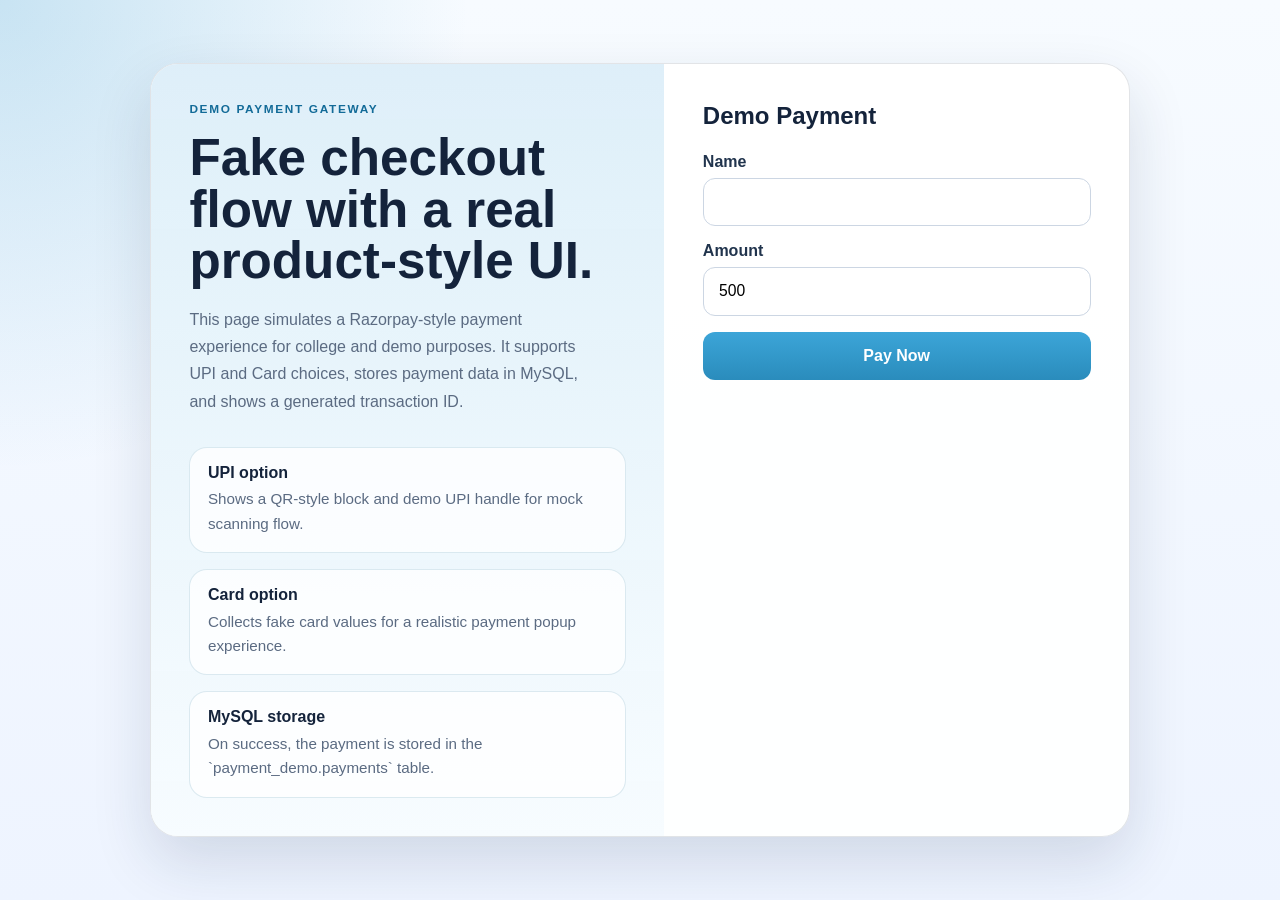
<file: demo-payment.html>
<!DOCTYPE html>
<html lang="en">
<head>
  <meta charset="UTF-8">
  <meta name="viewport" content="width=device-width, initial-scale=1.0">
  <title>Demo Payment Gateway</title>
  <style>
    :root {
      --bg: #eef4ff;
      --ink: #14233b;
      --muted: #5b6b82;
      --brand: #3399cc;
      --brand-dark: #136b98;
      --line: rgba(20, 35, 59, 0.12);
      --surface: rgba(255, 255, 255, 0.92);
    }

    * {
      box-sizing: border-box;
    }

    body {
      margin: 0;
      min-height: 100vh;
      font-family: Arial, sans-serif;
      color: var(--ink);
      background:
        radial-gradient(circle at top left, rgba(51, 153, 204, 0.24), transparent 30%),
        linear-gradient(180deg, #f7fbff 0%, var(--bg) 100%);
      display: grid;
      place-items: center;
      padding: 1rem;
    }

    .gateway-shell {
      width: min(980px, 100%);
      display: grid;
      grid-template-columns: 1.05fr 0.95fr;
      overflow: hidden;
      border: 1px solid var(--line);
      border-radius: 28px;
      background: var(--surface);
      box-shadow: 0 25px 60px rgba(19, 45, 77, 0.14);
    }

    .gateway-copy,
    .gateway-card {
      padding: 2.4rem;
    }

    .gateway-copy {
      background:
        linear-gradient(180deg, rgba(51, 153, 204, 0.12), rgba(255, 255, 255, 0.15)),
        #f6fbff;
    }

    .eyebrow {
      margin: 0 0 1rem;
      text-transform: uppercase;
      letter-spacing: 0.14em;
      font-size: 0.74rem;
      font-weight: 800;
      color: var(--brand-dark);
    }

    h1 {
      margin: 0;
      font-size: clamp(2.2rem, 4vw, 3.5rem);
      line-height: 1;
    }

    .lead {
      margin: 1.25rem 0 0;
      color: var(--muted);
      line-height: 1.7;
      max-width: 46ch;
    }

    .info-grid {
      display: grid;
      gap: 1rem;
      margin-top: 2rem;
    }

    .info-card {
      padding: 1rem 1.1rem;
      border: 1px solid rgba(19, 107, 152, 0.14);
      border-radius: 18px;
      background: rgba(255, 255, 255, 0.78);
    }

    .info-card strong {
      display: block;
      margin-bottom: 0.35rem;
    }

    .info-card span {
      color: var(--muted);
      line-height: 1.6;
      font-size: 0.95rem;
    }

    .gateway-card h2 {
      margin: 0 0 1.4rem;
      font-size: 1.5rem;
    }

    label {
      display: block;
      margin-bottom: 0.45rem;
      font-weight: 700;
      color: #21344d;
    }

    input {
      width: 100%;
      padding: 0.88rem 0.95rem;
      margin-bottom: 1rem;
      border: 1px solid #ccd6e3;
      border-radius: 12px;
      font-size: 0.98rem;
    }

    button {
      border: 0;
      border-radius: 12px;
      cursor: pointer;
      font: inherit;
    }

    .primary-button {
      width: 100%;
      padding: 0.95rem 1rem;
      background: linear-gradient(180deg, #3ca5d8, #2a8cbc);
      color: #fff;
      font-size: 1rem;
      font-weight: 700;
    }

    .popup-backdrop {
      display: none;
      position: fixed;
      inset: 0;
      background: rgba(16, 26, 43, 0.48);
      padding: 1rem;
      align-items: center;
      justify-content: center;
    }

    .popup-backdrop.is-open {
      display: flex;
    }

    .popup {
      width: min(460px, 100%);
      overflow: hidden;
      border-radius: 24px;
      background: #fff;
      box-shadow: 0 25px 70px rgba(12, 24, 40, 0.28);
    }

    .popup-header {
      display: flex;
      align-items: center;
      justify-content: space-between;
      padding: 1rem 1.2rem;
      background: linear-gradient(90deg, #1f8cc0, #3da8da);
      color: #fff;
    }

    .popup-header strong {
      font-size: 1.02rem;
    }

    .close-button {
      width: auto;
      padding: 0;
      background: transparent;
      color: #fff;
      font-size: 1.3rem;
    }

    .popup-body {
      padding: 1.3rem 1.2rem 1.4rem;
    }

    .method-grid {
      display: grid;
      grid-template-columns: repeat(2, 1fr);
      gap: 0.8rem;
      margin-top: 1rem;
    }

    .method-button {
      padding: 0.95rem 1rem;
      border: 1px solid #d7e0ea;
      background: #fff;
      text-align: left;
      font-weight: 700;
      color: var(--ink);
    }

    .method-button.is-active {
      border-color: #3399cc;
      background: rgba(51, 153, 204, 0.08);
    }

    .method-panel {
      display: none;
      margin-top: 1rem;
      padding: 1rem;
      border: 1px solid #e0e8f1;
      border-radius: 16px;
      background: #f8fbff;
    }

    .method-panel.is-active {
      display: block;
    }

    .qr-box {
      width: 168px;
      height: 168px;
      margin: 0 auto 1rem;
      padding: 10px;
      border-radius: 18px;
      background:
        linear-gradient(90deg, #000 10%, transparent 10%, transparent 20%, #000 20%, #000 30%, transparent 30%, transparent 40%, #000 40%, #000 50%, transparent 50%, transparent 60%, #000 60%, #000 70%, transparent 70%, transparent 80%, #000 80%, #000 90%, transparent 90%),
        linear-gradient(#000 10%, transparent 10%, transparent 20%, #000 20%, #000 30%, transparent 30%, transparent 40%, #000 40%, #000 50%, transparent 50%, transparent 60%, #000 60%, #000 70%, transparent 70%, transparent 80%, #000 80%, #000 90%, transparent 90%),
        #fff;
      background-size: 18px 18px;
      border: 8px solid #fff;
      box-shadow: inset 0 0 0 1px #d7e0ea;
    }

    .upi-id,
    .mini-note {
      color: var(--muted);
      text-align: center;
      line-height: 1.6;
      margin: 0;
    }

    .processing {
      display: none;
      margin-top: 1rem;
      text-align: center;
      color: var(--brand-dark);
      font-weight: 700;
    }

    .processing.is-visible {
      display: block;
    }

    @media (max-width: 820px) {
      .gateway-shell {
        grid-template-columns: 1fr;
      }

      .gateway-copy,
      .gateway-card {
        padding: 1.5rem;
      }
    }

    @media (max-width: 520px) {
      body {
        padding: 0.75rem;
      }

      .gateway-shell {
        border-radius: 20px;
      }

      .gateway-copy,
      .gateway-card,
      .popup-body {
        padding: 1rem;
      }

      h1 {
        font-size: 1.9rem;
      }

      .method-grid {
        grid-template-columns: 1fr;
      }

      .popup {
        width: 100%;
        border-radius: 20px;
      }

      .qr-box {
        width: 140px;
        height: 140px;
        background-size: 15px 15px;
      }
    }
  </style>
</head>
<body>
  <div class="gateway-shell">
    <section class="gateway-copy">
      <p class="eyebrow">Demo payment gateway</p>
      <h1>Fake checkout flow with a real product-style UI.</h1>
      <p class="lead">
        This page simulates a Razorpay-style payment experience for college and demo purposes.
        It supports UPI and Card choices, stores payment data in MySQL, and shows a generated transaction ID.
      </p>

      <div class="info-grid">
        <div class="info-card">
          <strong>UPI option</strong>
          <span>Shows a QR-style block and demo UPI handle for mock scanning flow.</span>
        </div>
        <div class="info-card">
          <strong>Card option</strong>
          <span>Collects fake card values for a realistic payment popup experience.</span>
        </div>
        <div class="info-card">
          <strong>MySQL storage</strong>
          <span>On success, the payment is stored in the `payment_demo.payments` table.</span>
        </div>
      </div>
    </section>

    <section class="gateway-card">
      <h2>Demo Payment</h2>
      <form id="payment-form">
        <label for="name">Name</label>
        <input id="name" type="text" name="name" required>

        <label for="amount">Amount</label>
        <input id="amount" type="number" name="amount" min="1" value="500" required>

        <button class="primary-button" type="button" id="pay-button">Pay Now</button>
      </form>
    </section>
  </div>

  <div class="popup-backdrop" id="payment-backdrop">
    <div class="popup" role="dialog" aria-modal="true" aria-labelledby="payment-title">
      <div class="popup-header">
        <strong id="payment-title">Demo Payment</strong>
        <button class="close-button" type="button" id="close-popup" aria-label="Close popup">&times;</button>
      </div>
      <div class="popup-body">
        <p>Select Payment Method</p>

        <div class="method-grid">
          <button class="method-button is-active" type="button" data-method="upi">UPI</button>
          <button class="method-button" type="button" data-method="card">Card</button>
        </div>

        <div class="method-panel is-active" id="panel-upi">
          <div class="qr-box" aria-hidden="true"></div>
          <p class="upi-id">demo@upi</p>
          <p class="mini-note">Scan this QR in your presentation or demo as a fake UPI payment step.</p>
        </div>

        <div class="method-panel" id="panel-card">
          <input id="card-number" type="text" placeholder="Card Number">
          <input id="card-name" type="text" placeholder="Card Holder Name">
          <div style="display:grid;grid-template-columns:1fr 1fr;gap:0.8rem;">
            <input id="card-expiry" type="text" placeholder="MM/YY">
            <input id="card-cvv" type="text" placeholder="CVV">
          </div>
        </div>

        <div class="processing" id="processing-text">Processing payment...</div>

        <button class="primary-button" type="button" id="confirm-payment">Pay <span id="pay-amount-label">Rs. 500</span></button>
      </div>
    </div>
  </div>

  <script>
    const form = document.getElementById("payment-form");
    const payButton = document.getElementById("pay-button");
    const confirmButton = document.getElementById("confirm-payment");
    const closePopupButton = document.getElementById("close-popup");
    const backdrop = document.getElementById("payment-backdrop");
    const methodButtons = document.querySelectorAll("[data-method]");
    const processingText = document.getElementById("processing-text");
    const payAmountLabel = document.getElementById("pay-amount-label");
    let selectedMethod = "upi";

    function updateAmountLabel() {
      const amount = document.getElementById("amount").value || "0";
      payAmountLabel.textContent = `Rs. ${amount}`;
    }

    function openPopup() {
      const name = document.getElementById("name").value.trim();
      const amount = Number(document.getElementById("amount").value);

      if (!name || amount <= 0) {
        alert("Enter valid name and amount.");
        return;
      }

      updateAmountLabel();
      backdrop.classList.add("is-open");
    }

    function closePopup() {
      backdrop.classList.remove("is-open");
      processingText.classList.remove("is-visible");
      confirmButton.disabled = false;
    }

    function selectMethod(method) {
      selectedMethod = method;

      methodButtons.forEach((button) => {
        button.classList.toggle("is-active", button.dataset.method === method);
      });

      document.getElementById("panel-upi").classList.toggle("is-active", method === "upi");
      document.getElementById("panel-card").classList.toggle("is-active", method === "card");
    }

    async function processPayment() {
      const payload = {
        name: document.getElementById("name").value.trim(),
        amount: document.getElementById("amount").value,
        method: selectedMethod
      };

      if (selectedMethod === "card") {
        const cardNumber = document.getElementById("card-number").value.trim();
        const cardName = document.getElementById("card-name").value.trim();
        const cardExpiry = document.getElementById("card-expiry").value.trim();
        const cardCvv = document.getElementById("card-cvv").value.trim();

        if (!cardNumber || !cardName || !cardExpiry || !cardCvv) {
          alert("Fill all card details for demo payment.");
          return;
        }
      }

      processingText.classList.add("is-visible");
      confirmButton.disabled = true;

      try {
        const response = await fetch("demo-pay.php", {
          method: "POST",
          headers: {
            "Content-Type": "application/json"
          },
          body: JSON.stringify(payload)
        });

        const result = await response.json();

        if (!response.ok || !result.success) {
          throw new Error(result.message || "Payment failed");
        }

        window.location.href = `demo-success.php?name=${encodeURIComponent(result.name)}&amount=${encodeURIComponent(result.amount)}&txn=${encodeURIComponent(result.txnId)}&method=${encodeURIComponent(result.method)}`;
      } catch (error) {
        processingText.classList.remove("is-visible");
        confirmButton.disabled = false;
        alert(error.message);
      }
    }

    payButton.addEventListener("click", openPopup);
    closePopupButton.addEventListener("click", closePopup);
    backdrop.addEventListener("click", (event) => {
      if (event.target === backdrop) {
        closePopup();
      }
    });
    confirmButton.addEventListener("click", processPayment);
    document.getElementById("amount").addEventListener("input", updateAmountLabel);

    methodButtons.forEach((button) => {
      button.addEventListener("click", () => selectMethod(button.dataset.method));
    });

    updateAmountLabel();
  </script>
</body>
</html>
</file>
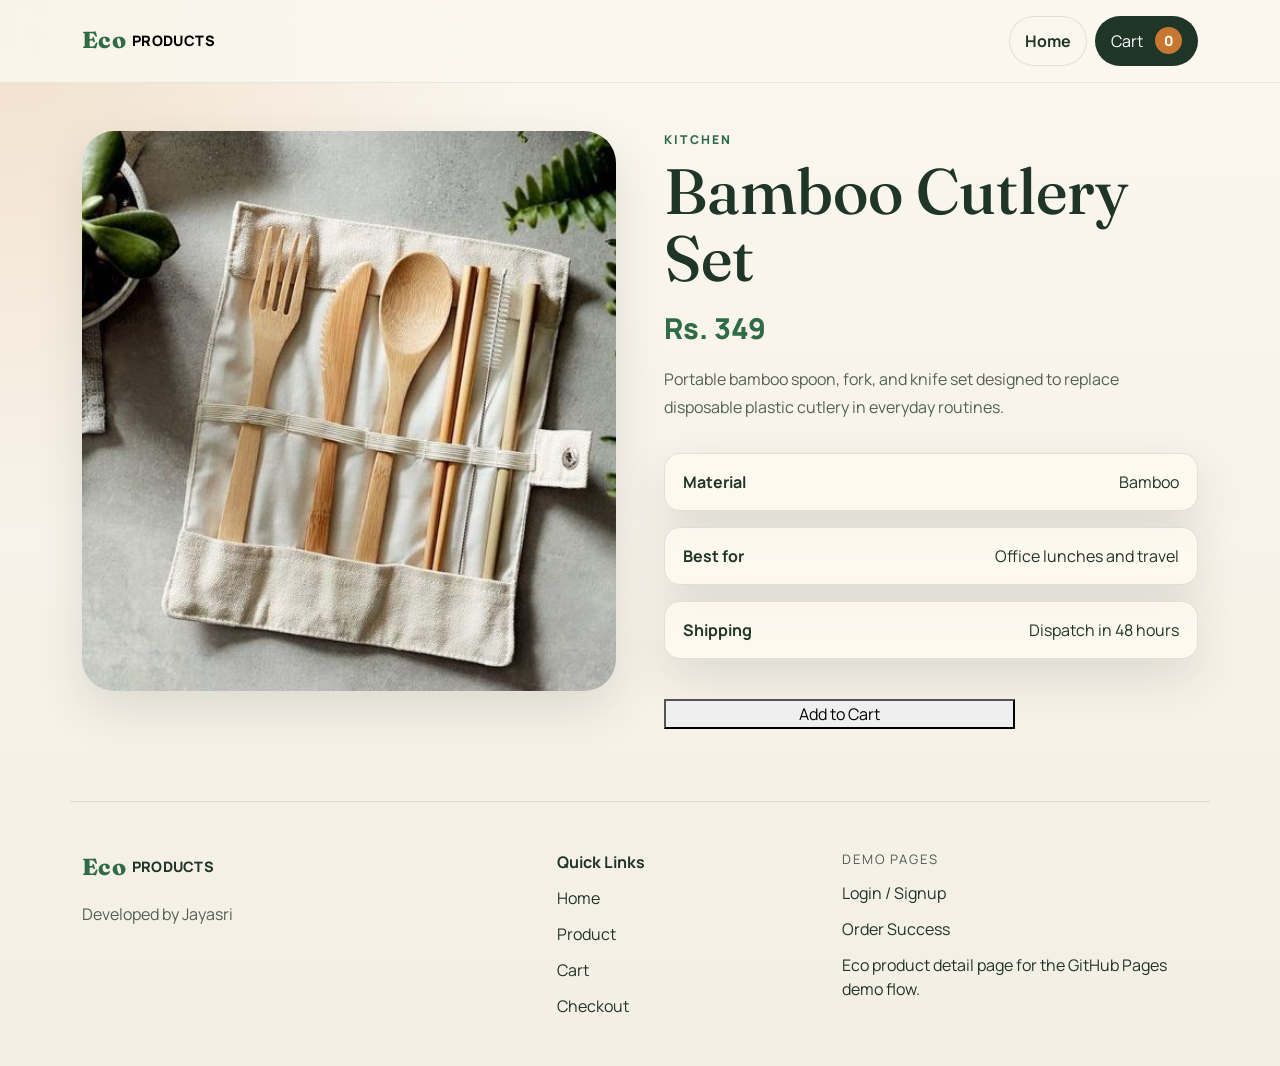
<file: product.html>
<!DOCTYPE html>
<html lang="en">
<head>
    <meta charset="UTF-8">
    <meta name="viewport" content="width=device-width, initial-scale=1.0">
    <title>Product Demo</title>
    <link rel="preconnect" href="https://fonts.googleapis.com">
    <link rel="preconnect" href="https://fonts.gstatic.com" crossorigin>
    <link href="https://fonts.googleapis.com/css2?family=Fraunces:wght@500;600;700&family=Manrope:wght@400;500;600;700;800&display=swap" rel="stylesheet">
    <link href="https://cdn.jsdelivr.net/npm/bootstrap@5.3.3/dist/css/bootstrap.min.css" rel="stylesheet">
    <link rel="stylesheet" href="styles.css">
</head>
<body>
    <header class="site-header sticky-top">
        <nav class="navbar navbar-expand-lg py-3">
            <div class="container">
                <a class="navbar-brand brand" href="index.html">
                    <span class="brand-mark">Eco</span><span class="brand-text">products</span>
                </a>
                <div class="d-flex gap-2">
                    <a class="button button-secondary py-2 px-3" href="index.html">Home</a>
                    <a class="cart-button btn" href="cart.html">Cart <span class="cart-count" data-cart-count>0</span></a>
                </div>
            </div>
        </nav>
    </header>

    <section class="py-5">
        <div class="container">
            <div class="row g-4 g-lg-5 align-items-start">
                <div class="col-lg-6">
                    <div class="product-detail-media">
                        <img src="img/cutlery.jpg" alt="Bamboo Cutlery Set">
                    </div>
                </div>
                <div class="col-lg-6">
                    <p class="eyebrow mb-2">Kitchen</p>
                    <h1 class="product-detail-title">Bamboo Cutlery Set</h1>
                    <p class="product-detail-price mt-3">Rs. 349</p>
                    <p class="hero-text mt-3">Portable bamboo spoon, fork, and knife set designed to replace disposable plastic cutlery in everyday routines.</p>
                    <div class="detail-points">
                        <div><strong>Material</strong><span>Bamboo</span></div>
                        <div><strong>Best for</strong><span>Office lunches and travel</span></div>
                        <div><strong>Shipping</strong><span>Dispatch in 48 hours</span></div>
                    </div>
                    <div class="row g-3 align-items-end mt-4">
                        <div class="col-sm-8">
                            <button class="w-100" data-add-to-cart="1">Add to Cart</button>
                        </div>
                    </div>
                </div>
            </div>
        </div>
    </section>

    <footer class="site-footer py-5">
        <div class="container">
            <div class="row g-4 pt-4 footer-grid">
                <div class="col-lg-5">
                    <a class="brand" href="index.html">
                        <span class="brand-mark">Eco</span><span class="brand-text">products</span>
                    </a>
                    <p class="footer-copy mt-3 mb-0">Developed by Jayasri</p>
                </div>
                <div class="col-sm-6 col-lg-3">
                    <div class="footer-links">
                        <strong>Quick Links</strong>
                        <a href="index.html">Home</a>
                        <a href="product.html">Product</a>
                        <a href="cart.html">Cart</a>
                        <a href="checkout.html">Checkout</a>
                    </div>
                </div>
                <div class="col-sm-6 col-lg-4">
                    <div class="footer-note">
                        <span>Demo Pages</span>
                        <a href="auth.html">Login / Signup</a>
                        <a href="success.html">Order Success</a>
                        <p class="mb-0">Eco product detail page for the GitHub Pages demo flow.</p>
                    </div>
                </div>
            </div>
        </div>
    </footer>

    <script src="data.js"></script>
    <script src="app.js"></script>
</body>
</html>
</file>
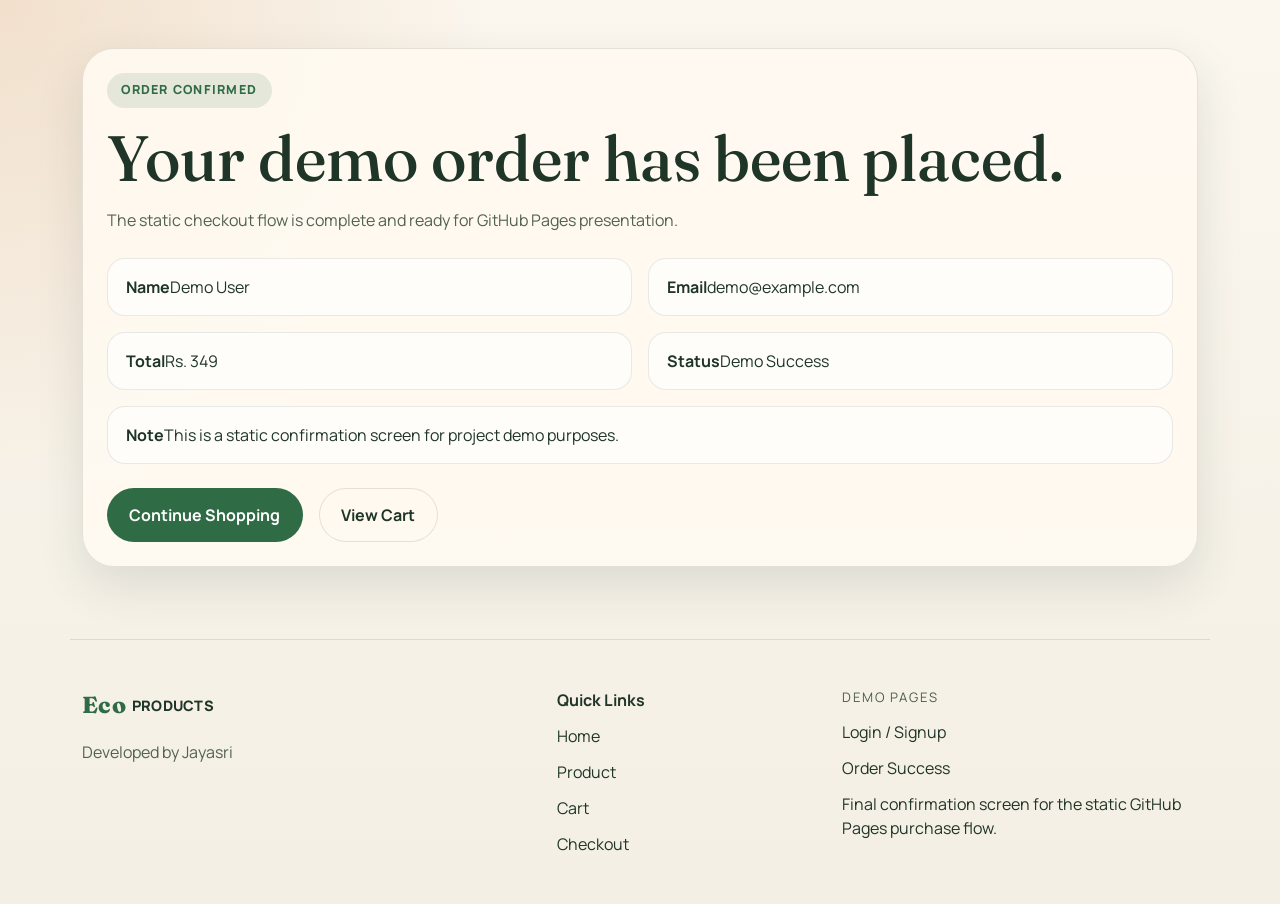
<file: success.html>
<!DOCTYPE html>
<html lang="en">
<head>
    <meta charset="UTF-8">
    <meta name="viewport" content="width=device-width, initial-scale=1.0">
    <title>Success Demo</title>
    <link rel="preconnect" href="https://fonts.googleapis.com">
    <link rel="preconnect" href="https://fonts.gstatic.com" crossorigin>
    <link href="https://fonts.googleapis.com/css2?family=Fraunces:wght@500;600;700&family=Manrope:wght@400;500;600;700;800&display=swap" rel="stylesheet">
    <link href="https://cdn.jsdelivr.net/npm/bootstrap@5.3.3/dist/css/bootstrap.min.css" rel="stylesheet">
    <link rel="stylesheet" href="styles.css">
</head>
<body>
    <section class="py-5">
        <div class="container">
            <div class="success-card">
                <span class="success-badge">Order confirmed</span>
                <h1 class="cart-title mt-3">Your demo order has been placed.</h1>
                <p class="hero-text mt-3">The static checkout flow is complete and ready for GitHub Pages presentation.</p>
                <div class="success-grid mt-4">
                    <div class="success-item"><strong>Name</strong><span>Demo User</span></div>
                    <div class="success-item"><strong>Email</strong><span>demo@example.com</span></div>
                    <div class="success-item"><strong>Total</strong><span>Rs. 349</span></div>
                    <div class="success-item"><strong>Status</strong><span>Demo Success</span></div>
                    <div class="success-item success-item-full"><strong>Note</strong><span>This is a static confirmation screen for project demo purposes.</span></div>
                </div>
                <div class="d-flex gap-3 flex-wrap mt-4">
                    <a class="button button-primary" href="index.html">Continue Shopping</a>
                    <a class="button button-secondary" href="cart.html">View Cart</a>
                </div>
            </div>
        </div>
    </section>

    <footer class="site-footer py-5">
        <div class="container">
            <div class="row g-4 pt-4 footer-grid">
                <div class="col-lg-5">
                    <a class="brand" href="index.html">
                        <span class="brand-mark">Eco</span><span class="brand-text">products</span>
                    </a>
                    <p class="footer-copy mt-3 mb-0">Developed by Jayasri</p>
                </div>
                <div class="col-sm-6 col-lg-3">
                    <div class="footer-links">
                        <strong>Quick Links</strong>
                        <a href="index.html">Home</a>
                        <a href="product.html">Product</a>
                        <a href="cart.html">Cart</a>
                        <a href="checkout.html">Checkout</a>
                    </div>
                </div>
                <div class="col-sm-6 col-lg-4">
                    <div class="footer-note">
                        <span>Demo Pages</span>
                        <a href="auth.html">Login / Signup</a>
                        <a href="success.html">Order Success</a>
                        <p class="mb-0">Final confirmation screen for the static GitHub Pages purchase flow.</p>
                    </div>
                </div>
            </div>
        </div>
    </footer>

    <script src="data.js"></script>
    <script src="app.js"></script>
</body>
</html>
</file>
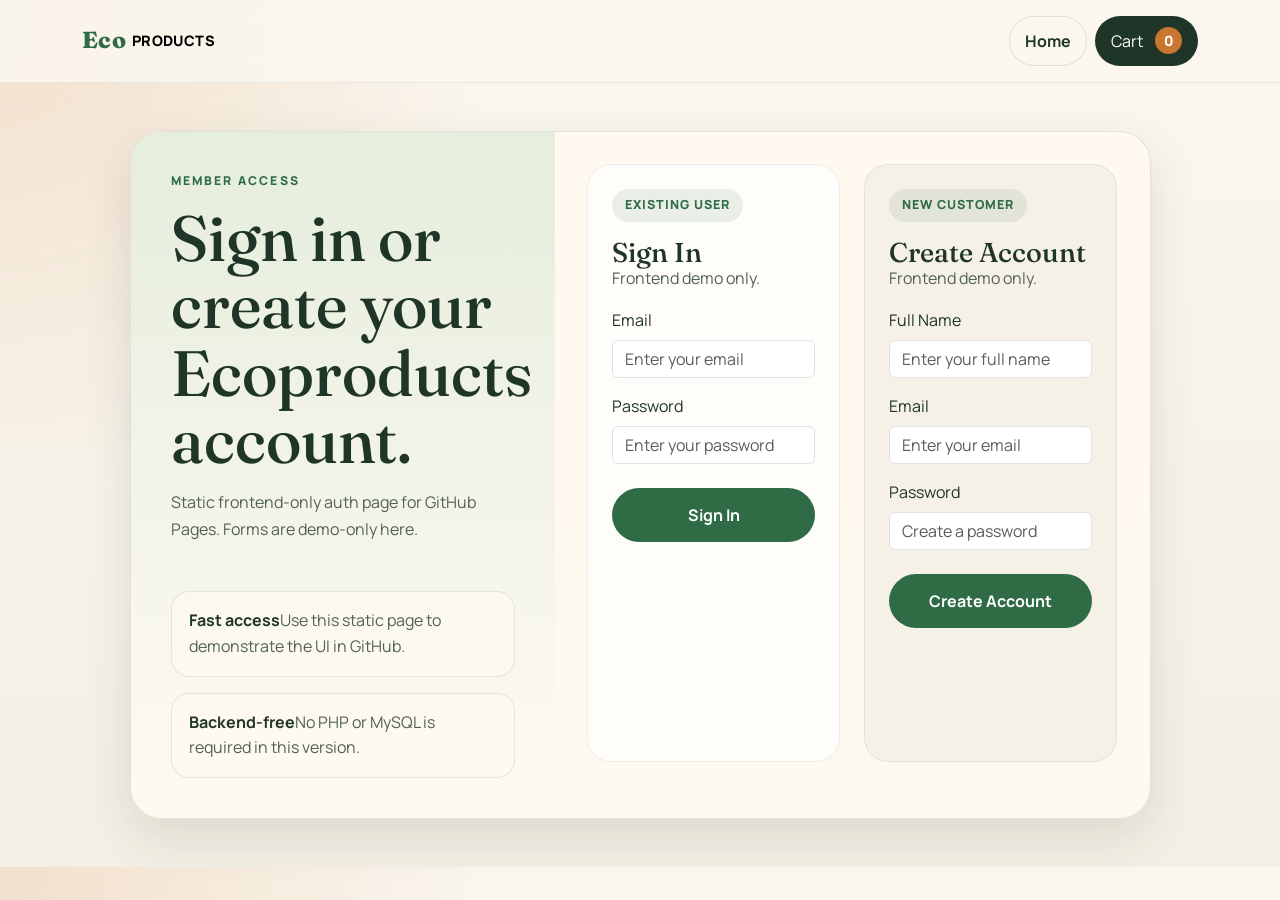
<file: static-demo/auth.html>
<!DOCTYPE html><html lang="en"><head><meta charset="UTF-8"><meta name="viewport" content="width=device-width, initial-scale=1.0"><title>Auth Demo</title><link rel="preconnect" href="https://fonts.googleapis.com"><link rel="preconnect" href="https://fonts.gstatic.com" crossorigin><link href="https://fonts.googleapis.com/css2?family=Fraunces:wght@500;600;700&family=Manrope:wght@400;500;600;700;800&display=swap" rel="stylesheet"><link href="https://cdn.jsdelivr.net/npm/bootstrap@5.3.3/dist/css/bootstrap.min.css" rel="stylesheet"><link rel="stylesheet" href="styles.css"></head><body><header class="site-header sticky-top"><nav class="navbar navbar-expand-lg py-3"><div class="container"><a class="navbar-brand brand" href="index.html"><span class="brand-mark">Eco</span><span class="brand-text">products</span></a><div class="d-flex gap-2"><a class="button button-secondary py-2 px-3" href="index.html">Home</a><a class="cart-button btn" href="cart.html">Cart <span class="cart-count" data-cart-count>0</span></a></div></div></nav></header><section class="py-5"><div class="container"><div class="row justify-content-center"><div class="col-xl-11"><div class="auth-shell"><div class="row g-0"><div class="col-lg-5 auth-panel"><div class="auth-panel-inner"><p class="eyebrow">Member access</p><h1>Sign in or create your Ecoproducts account.</h1><p class="hero-text mt-3">Static frontend-only auth page for GitHub Pages. Forms are demo-only here.</p><div class="auth-stat-list"><div class="auth-stat-card"><strong>Fast access</strong><span>Use this static page to demonstrate the UI in GitHub.</span></div><div class="auth-stat-card"><strong>Backend-free</strong><span>No PHP or MySQL is required in this version.</span></div></div></div></div><div class="col-lg-7"><div class="auth-forms-wrap"><div class="row g-4 h-100"><div class="col-md-6"><div class="auth-form-card h-100"><div class="auth-card-top"><span class="auth-badge">Existing user</span><h2 class="auth-title">Sign In</h2><p>Frontend demo only.</p></div><form class="auth-form"><label class="form-label">Email</label><input class="form-control" type="email" placeholder="Enter your email"><label class="form-label mt-3">Password</label><input class="form-control" type="password" placeholder="Enter your password"><a class="button button-primary w-100 mt-4" href="index.html">Sign In</a></form></div></div><div class="col-md-6"><div class="auth-form-card auth-form-card-secondary h-100"><div class="auth-card-top"><span class="auth-badge">New customer</span><h2 class="auth-title">Create Account</h2><p>Frontend demo only.</p></div><form class="auth-form"><label class="form-label">Full Name</label><input class="form-control" type="text" placeholder="Enter your full name"><label class="form-label mt-3">Email</label><input class="form-control" type="email" placeholder="Enter your email"><label class="form-label mt-3">Password</label><input class="form-control" type="password" placeholder="Create a password"><a class="button button-primary w-100 mt-4" href="index.html">Create Account</a></form></div></div></div></div></div></div></div></div></div></section><script src="data.js"></script><script src="app.js"></script></body></html>
</file>
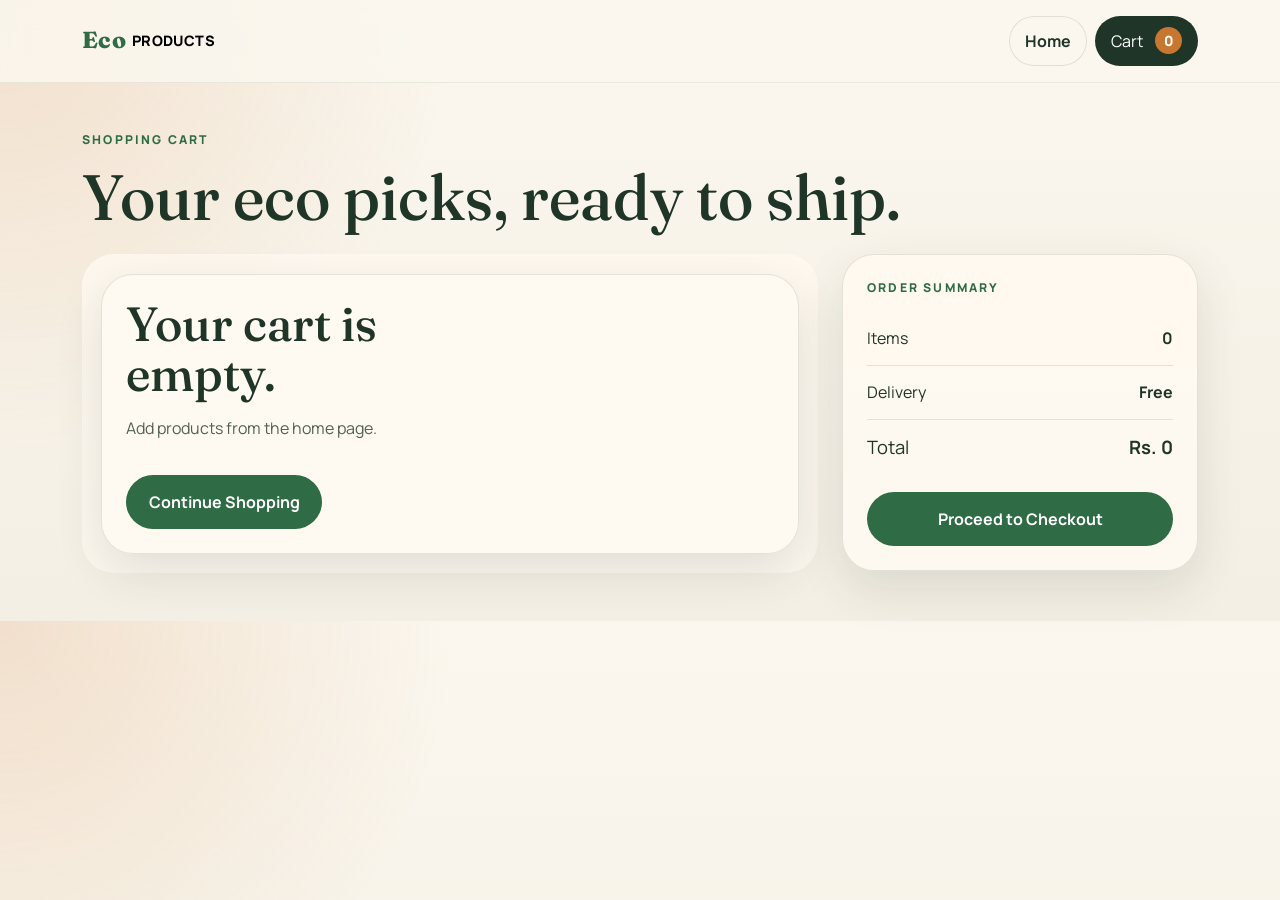
<file: static-demo/cart.html>
<!DOCTYPE html><html lang="en"><head><meta charset="UTF-8"><meta name="viewport" content="width=device-width, initial-scale=1.0"><title>Cart Demo</title><link rel="preconnect" href="https://fonts.googleapis.com"><link rel="preconnect" href="https://fonts.gstatic.com" crossorigin><link href="https://fonts.googleapis.com/css2?family=Fraunces:wght@500;600;700&family=Manrope:wght@400;500;600;700;800&display=swap" rel="stylesheet"><link href="https://cdn.jsdelivr.net/npm/bootstrap@5.3.3/dist/css/bootstrap.min.css" rel="stylesheet"><link rel="stylesheet" href="styles.css"></head><body><header class="site-header sticky-top"><nav class="navbar navbar-expand-lg py-3"><div class="container"><a class="navbar-brand brand" href="index.html"><span class="brand-mark">Eco</span><span class="brand-text">products</span></a><div class="d-flex gap-2"><a class="button button-secondary py-2 px-3" href="index.html">Home</a><a class="cart-button btn" href="cart.html">Cart <span class="cart-count" data-cart-count>0</span></a></div></div></nav></header><section class="py-5"><div class="container"><div class="section-heading mb-4"><p class="eyebrow">Shopping cart</p><h1 class="cart-title">Your eco picks, ready to ship.</h1></div><div class="row g-4"><div class="col-lg-8"><div id="demo-cart-items" class="cart-table"></div></div><div class="col-lg-4"><aside class="summary-card"><p class="eyebrow">Order summary</p><div class="summary-line"><span>Items</span><strong data-cart-count>0</strong></div><div class="summary-line"><span>Delivery</span><strong>Free</strong></div><div class="summary-line total"><span>Total</span><strong id="demo-cart-total">Rs. 0</strong></div><a class="button button-primary w-100 mt-3" href="checkout.html">Proceed to Checkout</a></aside></div></div></div></section><script src="data.js"></script><script src="app.js"></script></body></html>
</file>
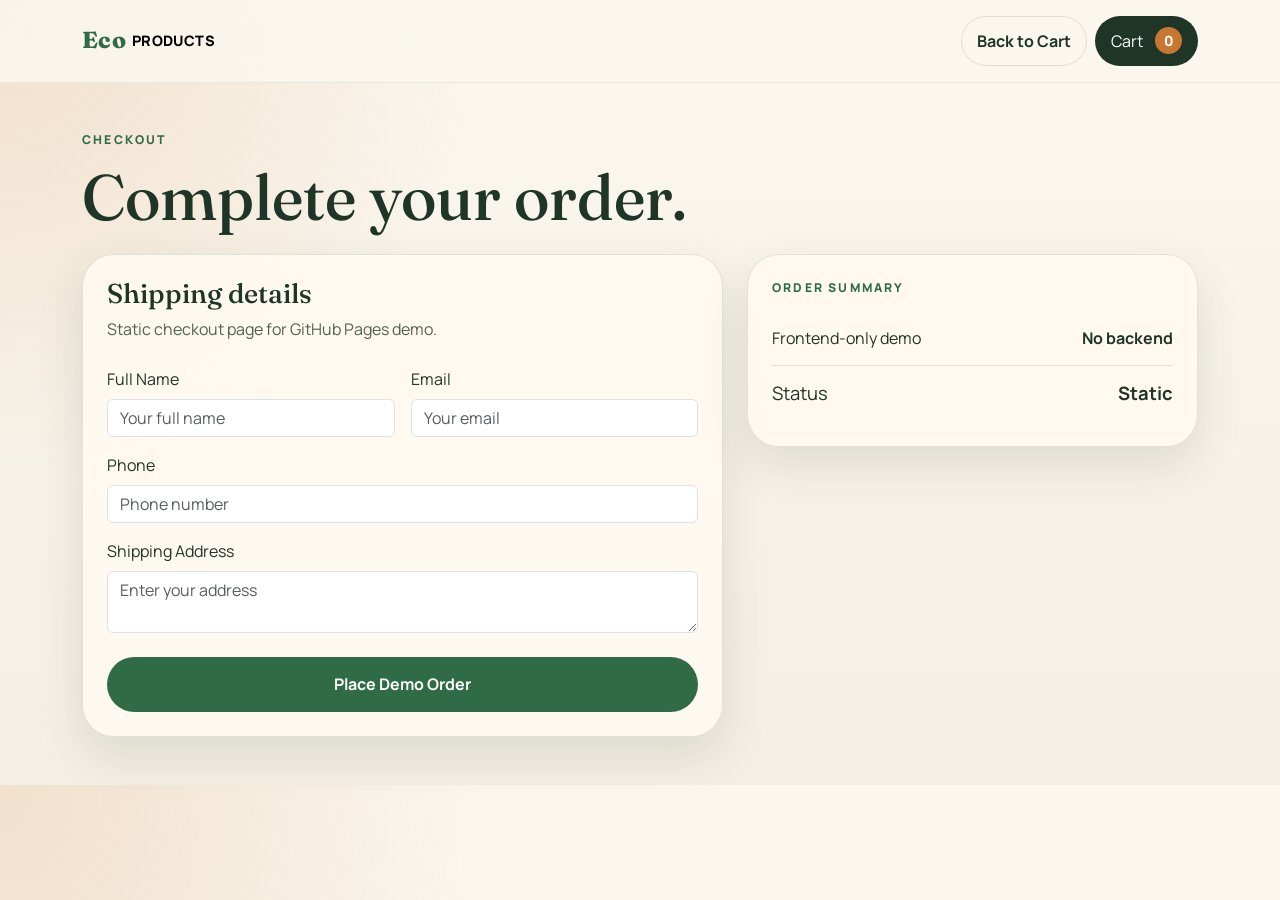
<file: static-demo/checkout.html>
<!DOCTYPE html><html lang="en"><head><meta charset="UTF-8"><meta name="viewport" content="width=device-width, initial-scale=1.0"><title>Checkout Demo</title><link rel="preconnect" href="https://fonts.googleapis.com"><link rel="preconnect" href="https://fonts.gstatic.com" crossorigin><link href="https://fonts.googleapis.com/css2?family=Fraunces:wght@500;600;700&family=Manrope:wght@400;500;600;700;800&display=swap" rel="stylesheet"><link href="https://cdn.jsdelivr.net/npm/bootstrap@5.3.3/dist/css/bootstrap.min.css" rel="stylesheet"><link rel="stylesheet" href="styles.css"></head><body><header class="site-header sticky-top"><nav class="navbar navbar-expand-lg py-3"><div class="container"><a class="navbar-brand brand" href="index.html"><span class="brand-mark">Eco</span><span class="brand-text">products</span></a><div class="d-flex gap-2"><a class="button button-secondary py-2 px-3" href="cart.html">Back to Cart</a><a class="cart-button btn" href="cart.html">Cart <span class="cart-count" data-cart-count>0</span></a></div></div></nav></header><section class="py-5"><div class="container"><div class="section-heading mb-4"><p class="eyebrow">Checkout</p><h1 class="cart-title">Complete your order.</h1></div><div class="row g-4"><div class="col-lg-7"><div class="checkout-card"><h2 class="auth-title">Shipping details</h2><p class="hero-text mt-2">Static checkout page for GitHub Pages demo.</p><form class="checkout-form mt-4"><div class="row g-3"><div class="col-md-6"><label class="form-label">Full Name</label><input class="form-control" type="text" placeholder="Your full name"></div><div class="col-md-6"><label class="form-label">Email</label><input class="form-control" type="email" placeholder="Your email"></div><div class="col-12"><label class="form-label">Phone</label><input class="form-control" type="text" placeholder="Phone number"></div><div class="col-12"><label class="form-label">Shipping Address</label><textarea class="form-control checkout-textarea" placeholder="Enter your address"></textarea></div></div><a class="button button-primary w-100 mt-4" href="success.html">Place Demo Order</a></form></div></div><div class="col-lg-5"><aside class="summary-card"><p class="eyebrow">Order summary</p><div class="summary-line"><span>Frontend-only demo</span><strong>No backend</strong></div><div class="summary-line total"><span>Status</span><strong>Static</strong></div></aside></div></div></div></section><script src="data.js"></script><script src="app.js"></script></body></html>
</file>
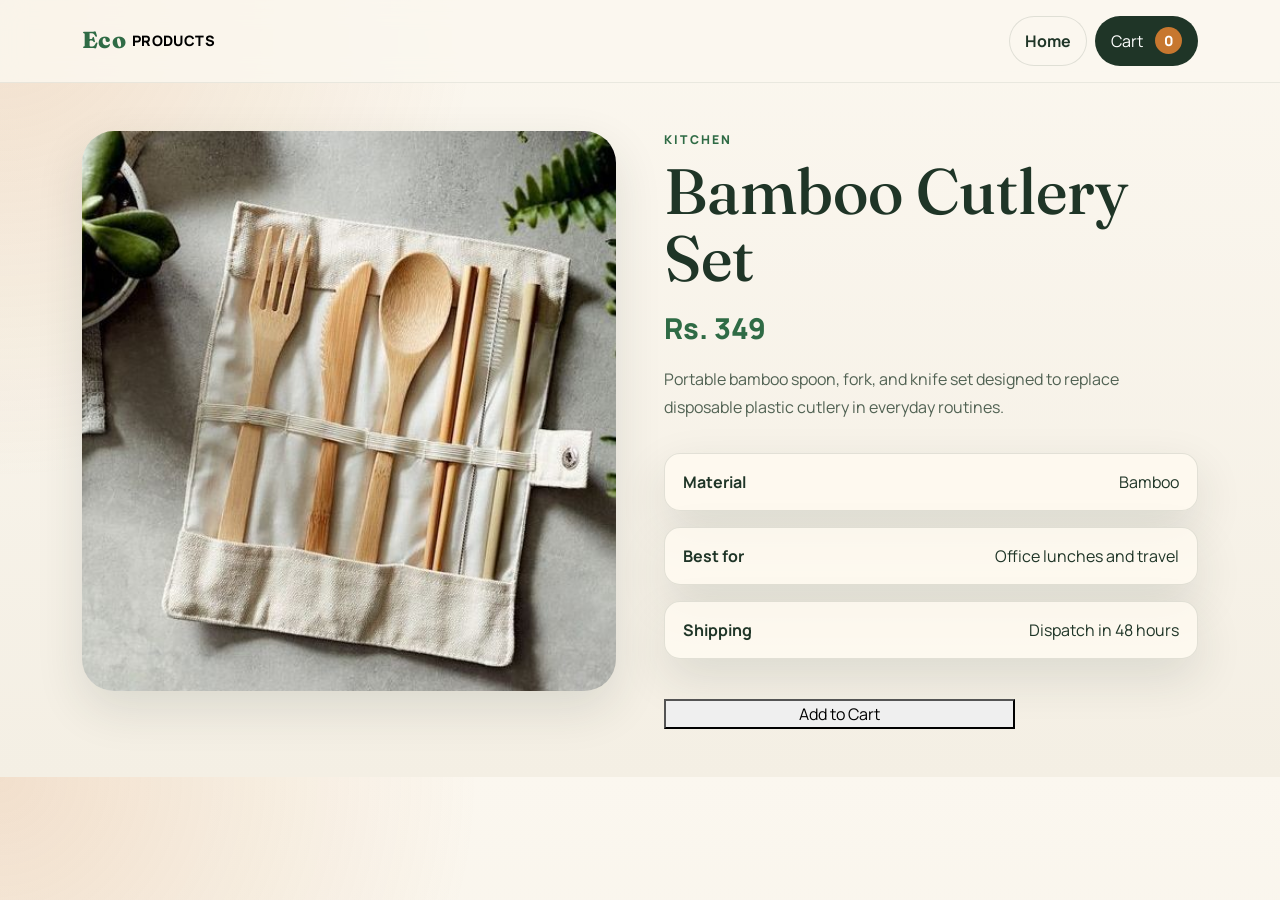
<file: static-demo/product.html>
<!DOCTYPE html><html lang="en"><head><meta charset="UTF-8"><meta name="viewport" content="width=device-width, initial-scale=1.0"><title>Product Demo</title><link rel="preconnect" href="https://fonts.googleapis.com"><link rel="preconnect" href="https://fonts.gstatic.com" crossorigin><link href="https://fonts.googleapis.com/css2?family=Fraunces:wght@500;600;700&family=Manrope:wght@400;500;600;700;800&display=swap" rel="stylesheet"><link href="https://cdn.jsdelivr.net/npm/bootstrap@5.3.3/dist/css/bootstrap.min.css" rel="stylesheet"><link rel="stylesheet" href="styles.css"></head><body><header class="site-header sticky-top"><nav class="navbar navbar-expand-lg py-3"><div class="container"><a class="navbar-brand brand" href="index.html"><span class="brand-mark">Eco</span><span class="brand-text">products</span></a><div class="d-flex gap-2"><a class="button button-secondary py-2 px-3" href="index.html">Home</a><a class="cart-button btn" href="cart.html">Cart <span class="cart-count" data-cart-count>0</span></a></div></div></nav></header><section class="py-5"><div class="container"><div class="row g-4 g-lg-5 align-items-start"><div class="col-lg-6"><div class="product-detail-media"><img src="../img/cutlery.jpg" alt="Bamboo Cutlery Set"></div></div><div class="col-lg-6"><p class="eyebrow mb-2">Kitchen</p><h1 class="product-detail-title">Bamboo Cutlery Set</h1><p class="product-detail-price mt-3">Rs. 349</p><p class="hero-text mt-3">Portable bamboo spoon, fork, and knife set designed to replace disposable plastic cutlery in everyday routines.</p><div class="detail-points"><div><strong>Material</strong><span>Bamboo</span></div><div><strong>Best for</strong><span>Office lunches and travel</span></div><div><strong>Shipping</strong><span>Dispatch in 48 hours</span></div></div><div class="row g-3 align-items-end mt-4"><div class="col-sm-8"><button class="w-100" data-add-to-cart="1">Add to Cart</button></div></div></div></div></div></section><script src="data.js"></script><script src="app.js"></script></body></html>
</file>
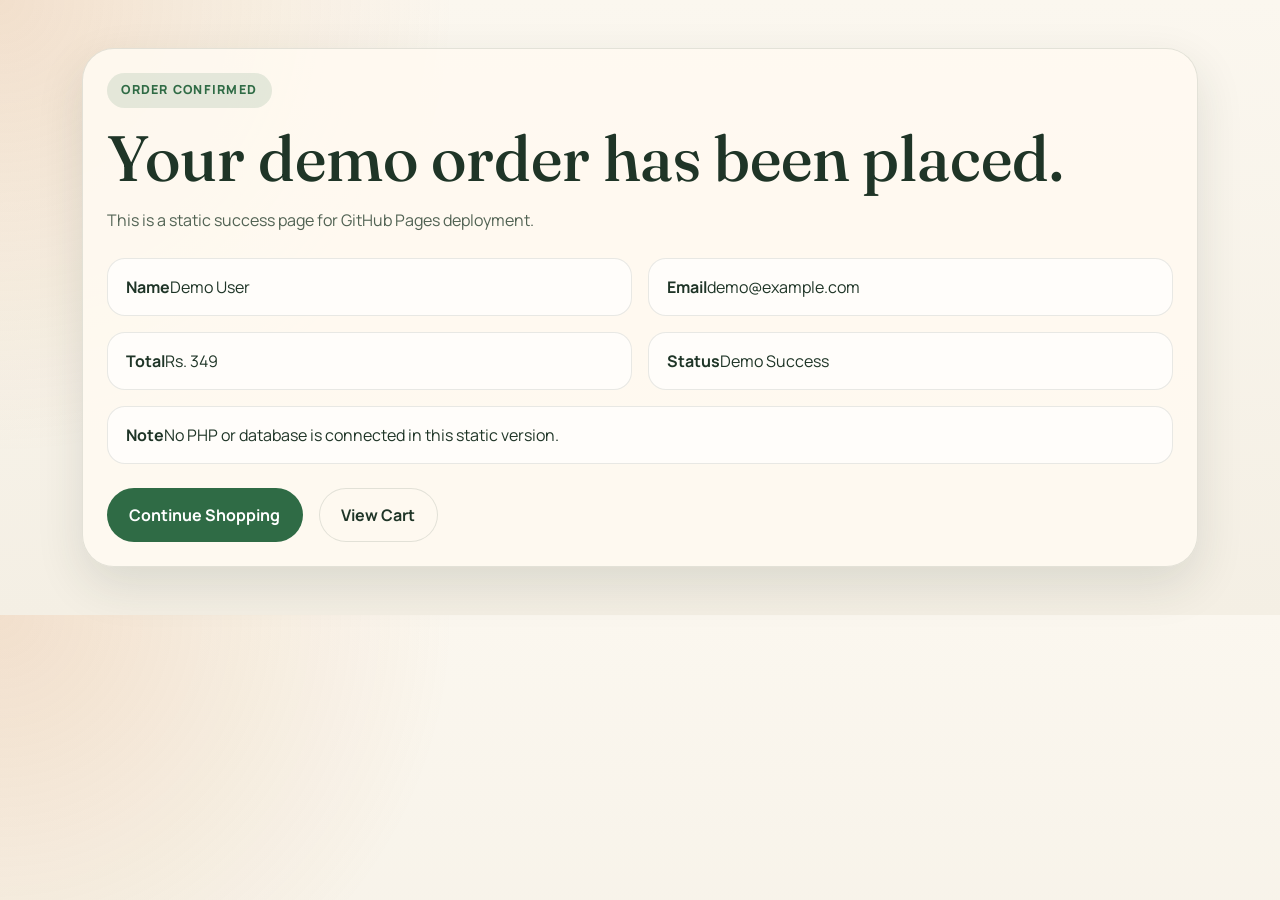
<file: static-demo/success.html>
<!DOCTYPE html><html lang="en"><head><meta charset="UTF-8"><meta name="viewport" content="width=device-width, initial-scale=1.0"><title>Success Demo</title><link rel="preconnect" href="https://fonts.googleapis.com"><link rel="preconnect" href="https://fonts.gstatic.com" crossorigin><link href="https://fonts.googleapis.com/css2?family=Fraunces:wght@500;600;700&family=Manrope:wght@400;500;600;700;800&display=swap" rel="stylesheet"><link href="https://cdn.jsdelivr.net/npm/bootstrap@5.3.3/dist/css/bootstrap.min.css" rel="stylesheet"><link rel="stylesheet" href="styles.css"></head><body><section class="py-5"><div class="container"><div class="success-card"><span class="success-badge">Order confirmed</span><h1 class="cart-title mt-3">Your demo order has been placed.</h1><p class="hero-text mt-3">This is a static success page for GitHub Pages deployment.</p><div class="success-grid mt-4"><div class="success-item"><strong>Name</strong><span>Demo User</span></div><div class="success-item"><strong>Email</strong><span>demo@example.com</span></div><div class="success-item"><strong>Total</strong><span>Rs. 349</span></div><div class="success-item"><strong>Status</strong><span>Demo Success</span></div><div class="success-item success-item-full"><strong>Note</strong><span>No PHP or database is connected in this static version.</span></div></div><div class="d-flex gap-3 flex-wrap mt-4"><a class="button button-primary" href="index.html">Continue Shopping</a><a class="button button-secondary" href="cart.html">View Cart</a></div></div></div></section><script src="data.js"></script><script src="app.js"></script></body></html>
</file>
<file: styles.css>
:root { --bg:#f4efe4; --surface:#fffaf1; --surface-soft:rgba(255,250,241,.9); --ink:#1f3527; --ink-soft:#516253; --accent:#2f6b45; --accent-strong:#173f28; --accent-warm:#c7772f; --line:rgba(31,53,39,.12); --shadow:0 18px 48px rgba(29,53,39,.12); }
*{box-sizing:border-box} html{scroll-behavior:smooth} body{margin:0;font-family:"Manrope",sans-serif;color:var(--ink);background:radial-gradient(circle at top left,rgba(199,119,47,.18),transparent 32%),linear-gradient(180deg,#fbf7ef 0%,var(--bg) 100%)} img{display:block;max-width:100%} a{color:inherit;text-decoration:none}
.site-header{backdrop-filter:blur(12px);background:rgba(251,247,239,.85);border-bottom:1px solid rgba(31,53,39,.08)} .brand{display:inline-flex;align-items:center;gap:.35rem;font-weight:800;letter-spacing:.02em}.brand-mark{font-family:"Fraunces",serif;font-size:1.45rem;color:var(--accent)}.brand-text{text-transform:uppercase;font-size:.9rem}.nav-link{color:var(--ink-soft);font-weight:600}.nav-link.active,.nav-link:hover{color:var(--accent)}
.cart-button,.button,.filter-button,.product-card button{border:0;border-radius:999px;transition:transform .18s ease;white-space:nowrap}.cart-button{display:inline-flex;align-items:center;gap:.75rem;padding:.7rem 1rem;background:var(--ink);color:#fff}.cart-count{display:inline-grid;place-items:center;min-width:1.7rem;height:1.7rem;padding:0 .45rem;border-radius:999px;background:var(--accent-warm);color:#fff;font-size:.88rem;font-weight:800}
.eyebrow{margin:0 0 .9rem;text-transform:uppercase;letter-spacing:.18em;font-size:.76rem;font-weight:800;color:var(--accent)} h1,h2{margin:0;font-family:"Fraunces",serif;line-height:1.05} h1{font-size:clamp(2.2rem,5vw,5rem);max-width:11ch} h2{font-size:clamp(1.8rem,4vw,3rem);max-width:13ch}
.hero-text,.footer-copy,.story-panel p,.story-highlight-card p,.review-card p{color:var(--ink-soft);line-height:1.7}.button{display:inline-flex;align-items:center;justify-content:center;padding:.95rem 1.4rem;font-weight:700}.button-primary{background:var(--accent);color:#fff}.button-secondary{background:transparent;color:var(--ink);box-shadow:inset 0 0 0 1px var(--line)}
.metric-card,.category-card,.product-card,.story-panel,.story-highlight-card,.review-card,.summary-card,.auth-shell,.checkout-card,.success-card,.empty-state{border:1px solid var(--line);box-shadow:var(--shadow)} .metric-card{min-height:100%;padding:1rem 1.1rem;border-radius:16px;background:rgba(255,250,241,.8)} .metric-card strong{display:block;font-size:1.45rem;margin-bottom:.3rem}
.hero-visual{position:relative;min-height:560px}.hero-card{position:absolute;overflow:hidden;border-radius:32px;background:var(--surface);box-shadow:var(--shadow)}.hero-card img{width:100%;height:100%;object-fit:cover}.hero-card-main{inset:0 12% 10% 0}.hero-card-accent{width:45%;height:38%;right:0;bottom:0;border:10px solid rgba(255,250,241,.95)}.hero-badge{position:absolute;top:4%;right:2%;padding:1rem 1.15rem;border-radius:18px;background:rgba(23,63,40,.9);color:#fff;box-shadow:var(--shadow)}.hero-badge span,.story-highlight-card span,.footer-note span{display:block;font-size:.82rem;text-transform:uppercase;letter-spacing:.14em;opacity:.78}.hero-badge strong,.story-highlight-card strong{display:block;margin-top:.35rem;font-size:1.05rem}
.category-card,.product-card,.review-card{overflow:hidden;border-radius:22px;background:var(--surface);height:100%}.category-card img{width:100%;height:220px;object-fit:cover}.category-copy,.product-info{padding:1.2rem}.product-info h3,.category-copy strong{font-size:1.08rem}.category-copy p,.product-info p{color:var(--ink-soft);line-height:1.6;margin-bottom:0}.filter-button{padding:.7rem 1rem;background:rgba(255,255,255,.7);color:var(--ink);box-shadow:inset 0 0 0 1px var(--line)}.filter-button.is-active{background:var(--ink);color:#fff}.product-card img{width:100%;aspect-ratio:1/1.05;object-fit:cover;background:#ebe3d3}.product-tag{font-size:.78rem;text-transform:uppercase;letter-spacing:.14em;color:var(--accent-warm)}.product-meta{display:flex;align-items:center;justify-content:space-between;gap:1rem;margin:.75rem 0 1rem;font-weight:700}.product-price{color:var(--accent)}.product-card button{width:100%;padding:.85rem 1rem;background:var(--accent);color:#fff;font-weight:700;cursor:pointer}
.story-panel{padding:2rem;border-radius:32px;background:linear-gradient(180deg,rgba(228,237,220,.95),rgba(255,250,241,.95))}.impact-list{display:grid;gap:1rem;margin-top:1.8rem}.impact-list article{padding:1rem 0;border-top:1px solid rgba(31,53,39,.12)}.story-highlight{position:relative}.story-highlight img{width:100%;min-height:520px;object-fit:cover;border-radius:32px;box-shadow:var(--shadow)}.story-highlight-card{position:absolute;left:1.4rem;right:1.4rem;bottom:1.4rem;padding:1.4rem;border-radius:20px;background:rgba(255,250,241,.94)}
.review-card{padding:1.5rem;background:var(--surface-soft)}.review-card img{width:64px;height:64px;border-radius:50%;object-fit:cover;margin-bottom:1rem}
.product-detail-media img{width:100%;min-height:560px;object-fit:cover;border-radius:32px;box-shadow:var(--shadow)} .product-detail-title,.cart-title{max-width:100%}.product-detail-price{font-size:1.8rem;font-weight:800;color:var(--accent)} .detail-points{display:grid;gap:1rem;margin-top:2rem}.detail-points div{display:flex;justify-content:space-between;gap:1rem;padding:1rem 1.1rem;border-radius:16px;border:1px solid var(--line);background:rgba(255,250,241,.82);box-shadow:var(--shadow)}
.cart-table{padding:1.2rem;border-radius:32px;background:rgba(255,250,241,.84)}.cart-row{display:grid;grid-template-columns:140px 1fr;gap:1.2rem;padding:1rem 0;border-bottom:1px solid rgba(31,53,39,.12)}.cart-row:last-child{border-bottom:0}.cart-row img{width:100%;height:140px;object-fit:cover;border-radius:18px}.cart-row-main{display:flex;justify-content:space-between;gap:1rem}.cart-row-actions{display:grid;gap:.75rem;justify-items:end;align-content:start}
.summary-card,.checkout-card,.success-card,.empty-state{padding:1.5rem;border-radius:32px;background:rgba(255,250,241,.9)}.summary-line,.summary-product{display:flex;justify-content:space-between;gap:1rem;padding:.9rem 0;border-bottom:1px solid rgba(31,53,39,.12)}.summary-line.total{font-size:1.15rem;border-bottom:0}
.auth-shell{overflow:hidden;border-radius:32px;background:rgba(255,250,241,.9)}.auth-panel{padding:0;background:linear-gradient(180deg,rgba(228,237,220,.95),rgba(255,250,241,.95))}.auth-panel-inner{height:100%;padding:2.5rem;display:flex;flex-direction:column;justify-content:center}.auth-forms-wrap{height:100%;padding:2rem}.auth-stat-list{display:grid;gap:1rem;margin-top:2rem}.auth-stat-card{padding:1rem 1.1rem;border:1px solid rgba(31,53,39,.1);border-radius:18px;background:rgba(255,250,241,.58)}.auth-form-card{height:100%;padding:1.5rem;border:1px solid rgba(31,53,39,.08);border-radius:24px;background:rgba(255,255,255,.62)}.auth-form-card-secondary{background:rgba(244,239,228,.78)}.auth-title{font-size:1.7rem;max-width:100%}.auth-card-top p,.auth-stat-card span{color:var(--ink-soft);line-height:1.6}.auth-badge{display:inline-flex;align-items:center;padding:.45rem .8rem;border-radius:999px;margin-bottom:1rem;background:rgba(47,107,69,.1);color:var(--accent);font-size:.78rem;font-weight:800;letter-spacing:.08em;text-transform:uppercase}
.success-badge{display:inline-flex;align-items:center;padding:.5rem .9rem;border-radius:999px;background:rgba(47,107,69,.12);color:var(--accent);text-transform:uppercase;letter-spacing:.1em;font-size:.78rem;font-weight:800}.success-grid{display:grid;grid-template-columns:repeat(2,minmax(0,1fr));gap:1rem}.success-item{padding:1rem 1.1rem;border:1px solid rgba(31,53,39,.1);border-radius:18px;background:rgba(255,255,255,.65)}.success-item-full{grid-column:1/-1}.footer-grid{border-top:1px solid rgba(31,53,39,.12)}.footer-links,.footer-note{display:grid;gap:.75rem}
@media (max-width:991.98px){.hero-visual{min-height:440px}.navbar-collapse{padding-top:1rem}}
@media (max-width:767.98px){body{overflow-x:hidden}.hero-card-main{inset:0 0 18% 0}.hero-card-accent{width:58%;height:34%}.hero-badge{top:auto;right:0;left:0;bottom:4%;padding:.85rem 1rem}h1,h2{max-width:100%}h1{font-size:clamp(2.1rem,10vw,2.8rem)}h2{font-size:clamp(1.65rem,8vw,2.2rem)}.metric-card,.story-panel,.summary-card,.checkout-card,.success-card,.empty-state{padding:1.2rem}.product-info,.category-copy,.review-card,.auth-form-card{padding:1rem}.product-meta,.summary-product,.summary-line,.detail-points div{flex-direction:column;align-items:flex-start}.story-highlight{display:flex;flex-direction:column;gap:1rem}.story-highlight img{min-height:320px}.story-highlight-card{position:static;left:auto;right:auto;bottom:auto;margin:0;padding:1.2rem}.product-detail-media img{min-height:280px}.auth-panel-inner,.auth-forms-wrap{padding:1rem}.cart-row{grid-template-columns:1fr}.cart-row-main{flex-direction:column}.cart-row-actions{justify-items:start}.success-grid{grid-template-columns:1fr}}
@media (max-width:575.98px){.hero-visual{min-height:320px}.hero-card-accent{width:52%;height:30%;border-width:6px}.hero-badge{position:static;margin-top:1rem}.story-highlight img{min-height:260px}.story-highlight-card{padding:1rem;border-radius:18px}.button,.filter-button,.product-card button,.cart-button{width:100%}.d-flex.gap-2,.d-flex.gap-3,.filters{flex-direction:column}}
</file>
<file: static-demo/styles.css>
:root { --bg:#f4efe4; --surface:#fffaf1; --surface-soft:rgba(255,250,241,.9); --ink:#1f3527; --ink-soft:#516253; --accent:#2f6b45; --accent-strong:#173f28; --accent-warm:#c7772f; --line:rgba(31,53,39,.12); --shadow:0 18px 48px rgba(29,53,39,.12); }
*{box-sizing:border-box} html{scroll-behavior:smooth} body{margin:0;font-family:"Manrope",sans-serif;color:var(--ink);background:radial-gradient(circle at top left,rgba(199,119,47,.18),transparent 32%),linear-gradient(180deg,#fbf7ef 0%,var(--bg) 100%)} img{display:block;max-width:100%} a{color:inherit;text-decoration:none}
.site-header{backdrop-filter:blur(12px);background:rgba(251,247,239,.85);border-bottom:1px solid rgba(31,53,39,.08)} .brand{display:inline-flex;align-items:center;gap:.35rem;font-weight:800;letter-spacing:.02em}.brand-mark{font-family:"Fraunces",serif;font-size:1.45rem;color:var(--accent)}.brand-text{text-transform:uppercase;font-size:.9rem}.nav-link{color:var(--ink-soft);font-weight:600}.nav-link.active,.nav-link:hover{color:var(--accent)}
.cart-button,.button,.filter-button,.product-card button{border:0;border-radius:999px;transition:transform .18s ease;white-space:nowrap}.cart-button{display:inline-flex;align-items:center;gap:.75rem;padding:.7rem 1rem;background:var(--ink);color:#fff}.cart-count{display:inline-grid;place-items:center;min-width:1.7rem;height:1.7rem;padding:0 .45rem;border-radius:999px;background:var(--accent-warm);color:#fff;font-size:.88rem;font-weight:800}
.eyebrow{margin:0 0 .9rem;text-transform:uppercase;letter-spacing:.18em;font-size:.76rem;font-weight:800;color:var(--accent)} h1,h2{margin:0;font-family:"Fraunces",serif;line-height:1.05} h1{font-size:clamp(2.2rem,5vw,5rem);max-width:11ch} h2{font-size:clamp(1.8rem,4vw,3rem);max-width:13ch}
.hero-text,.footer-copy,.story-panel p,.story-highlight-card p,.review-card p{color:var(--ink-soft);line-height:1.7}.button{display:inline-flex;align-items:center;justify-content:center;padding:.95rem 1.4rem;font-weight:700}.button-primary{background:var(--accent);color:#fff}.button-secondary{background:transparent;color:var(--ink);box-shadow:inset 0 0 0 1px var(--line)}
.metric-card,.category-card,.product-card,.story-panel,.story-highlight-card,.review-card,.summary-card,.auth-shell,.checkout-card,.success-card,.empty-state{border:1px solid var(--line);box-shadow:var(--shadow)} .metric-card{min-height:100%;padding:1rem 1.1rem;border-radius:16px;background:rgba(255,250,241,.8)} .metric-card strong{display:block;font-size:1.45rem;margin-bottom:.3rem}
.hero-visual{position:relative;min-height:560px}.hero-card{position:absolute;overflow:hidden;border-radius:32px;background:var(--surface);box-shadow:var(--shadow)}.hero-card img{width:100%;height:100%;object-fit:cover}.hero-card-main{inset:0 12% 10% 0}.hero-card-accent{width:45%;height:38%;right:0;bottom:0;border:10px solid rgba(255,250,241,.95)}.hero-badge{position:absolute;top:4%;right:2%;padding:1rem 1.15rem;border-radius:18px;background:rgba(23,63,40,.9);color:#fff;box-shadow:var(--shadow)}.hero-badge span,.story-highlight-card span,.footer-note span{display:block;font-size:.82rem;text-transform:uppercase;letter-spacing:.14em;opacity:.78}.hero-badge strong,.story-highlight-card strong{display:block;margin-top:.35rem;font-size:1.05rem}
.category-card,.product-card,.review-card{overflow:hidden;border-radius:22px;background:var(--surface);height:100%}.category-card img{width:100%;height:220px;object-fit:cover}.category-copy,.product-info{padding:1.2rem}.product-info h3,.category-copy strong{font-size:1.08rem}.category-copy p,.product-info p{color:var(--ink-soft);line-height:1.6;margin-bottom:0}.filter-button{padding:.7rem 1rem;background:rgba(255,255,255,.7);color:var(--ink);box-shadow:inset 0 0 0 1px var(--line)}.filter-button.is-active{background:var(--ink);color:#fff}.product-card img{width:100%;aspect-ratio:1/1.05;object-fit:cover;background:#ebe3d3}.product-tag{font-size:.78rem;text-transform:uppercase;letter-spacing:.14em;color:var(--accent-warm)}.product-meta{display:flex;align-items:center;justify-content:space-between;gap:1rem;margin:.75rem 0 1rem;font-weight:700}.product-price{color:var(--accent)}.product-card button{width:100%;padding:.85rem 1rem;background:var(--accent);color:#fff;font-weight:700;cursor:pointer}
.story-panel{padding:2rem;border-radius:32px;background:linear-gradient(180deg,rgba(228,237,220,.95),rgba(255,250,241,.95))}.impact-list{display:grid;gap:1rem;margin-top:1.8rem}.impact-list article{padding:1rem 0;border-top:1px solid rgba(31,53,39,.12)}.story-highlight{position:relative}.story-highlight img{width:100%;min-height:520px;object-fit:cover;border-radius:32px;box-shadow:var(--shadow)}.story-highlight-card{position:absolute;left:1.4rem;right:1.4rem;bottom:1.4rem;padding:1.4rem;border-radius:20px;background:rgba(255,250,241,.94)}
.review-card{padding:1.5rem;background:var(--surface-soft)}.review-card img{width:64px;height:64px;border-radius:50%;object-fit:cover;margin-bottom:1rem}
.product-detail-media img{width:100%;min-height:560px;object-fit:cover;border-radius:32px;box-shadow:var(--shadow)} .product-detail-title,.cart-title{max-width:100%}.product-detail-price{font-size:1.8rem;font-weight:800;color:var(--accent)} .detail-points{display:grid;gap:1rem;margin-top:2rem}.detail-points div{display:flex;justify-content:space-between;gap:1rem;padding:1rem 1.1rem;border-radius:16px;border:1px solid var(--line);background:rgba(255,250,241,.82);box-shadow:var(--shadow)}
.cart-table{padding:1.2rem;border-radius:32px;background:rgba(255,250,241,.84)}.cart-row{display:grid;grid-template-columns:140px 1fr;gap:1.2rem;padding:1rem 0;border-bottom:1px solid rgba(31,53,39,.12)}.cart-row:last-child{border-bottom:0}.cart-row img{width:100%;height:140px;object-fit:cover;border-radius:18px}.cart-row-main{display:flex;justify-content:space-between;gap:1rem}.cart-row-actions{display:grid;gap:.75rem;justify-items:end;align-content:start}
.summary-card,.checkout-card,.success-card,.empty-state{padding:1.5rem;border-radius:32px;background:rgba(255,250,241,.9)}.summary-line,.summary-product{display:flex;justify-content:space-between;gap:1rem;padding:.9rem 0;border-bottom:1px solid rgba(31,53,39,.12)}.summary-line.total{font-size:1.15rem;border-bottom:0}
.auth-shell{overflow:hidden;border-radius:32px;background:rgba(255,250,241,.9)}.auth-panel{padding:0;background:linear-gradient(180deg,rgba(228,237,220,.95),rgba(255,250,241,.95))}.auth-panel-inner{height:100%;padding:2.5rem;display:flex;flex-direction:column;justify-content:center}.auth-forms-wrap{height:100%;padding:2rem}.auth-stat-list{display:grid;gap:1rem;margin-top:2rem}.auth-stat-card{padding:1rem 1.1rem;border:1px solid rgba(31,53,39,.1);border-radius:18px;background:rgba(255,250,241,.58)}.auth-form-card{height:100%;padding:1.5rem;border:1px solid rgba(31,53,39,.08);border-radius:24px;background:rgba(255,255,255,.62)}.auth-form-card-secondary{background:rgba(244,239,228,.78)}.auth-title{font-size:1.7rem;max-width:100%}.auth-card-top p,.auth-stat-card span{color:var(--ink-soft);line-height:1.6}.auth-badge{display:inline-flex;align-items:center;padding:.45rem .8rem;border-radius:999px;margin-bottom:1rem;background:rgba(47,107,69,.1);color:var(--accent);font-size:.78rem;font-weight:800;letter-spacing:.08em;text-transform:uppercase}
.success-badge{display:inline-flex;align-items:center;padding:.5rem .9rem;border-radius:999px;background:rgba(47,107,69,.12);color:var(--accent);text-transform:uppercase;letter-spacing:.1em;font-size:.78rem;font-weight:800}.success-grid{display:grid;grid-template-columns:repeat(2,minmax(0,1fr));gap:1rem}.success-item{padding:1rem 1.1rem;border:1px solid rgba(31,53,39,.1);border-radius:18px;background:rgba(255,255,255,.65)}.success-item-full{grid-column:1/-1}.footer-grid{border-top:1px solid rgba(31,53,39,.12)}.footer-links,.footer-note{display:grid;gap:.75rem}
@media (max-width:991.98px){.hero-visual{min-height:440px}.navbar-collapse{padding-top:1rem}}
@media (max-width:767.98px){body{overflow-x:hidden}.hero-card-main{inset:0 0 18% 0}.hero-card-accent{width:58%;height:34%}.hero-badge{top:auto;right:0;left:0;bottom:4%;padding:.85rem 1rem}h1,h2{max-width:100%}h1{font-size:clamp(2.1rem,10vw,2.8rem)}h2{font-size:clamp(1.65rem,8vw,2.2rem)}.metric-card,.story-panel,.summary-card,.checkout-card,.success-card,.empty-state{padding:1.2rem}.product-info,.category-copy,.review-card,.auth-form-card{padding:1rem}.product-meta,.summary-product,.summary-line,.detail-points div{flex-direction:column;align-items:flex-start}.story-highlight img{min-height:320px}.product-detail-media img{min-height:280px}.auth-panel-inner,.auth-forms-wrap{padding:1rem}.cart-row{grid-template-columns:1fr}.cart-row-main{flex-direction:column}.cart-row-actions{justify-items:start}.success-grid{grid-template-columns:1fr}}
@media (max-width:575.98px){.hero-visual{min-height:320px}.hero-card-accent{width:52%;height:30%;border-width:6px}.hero-badge{position:static;margin-top:1rem}.button,.filter-button,.product-card button,.cart-button{width:100%}.d-flex.gap-2,.d-flex.gap-3,.filters{flex-direction:column}}
</file>
